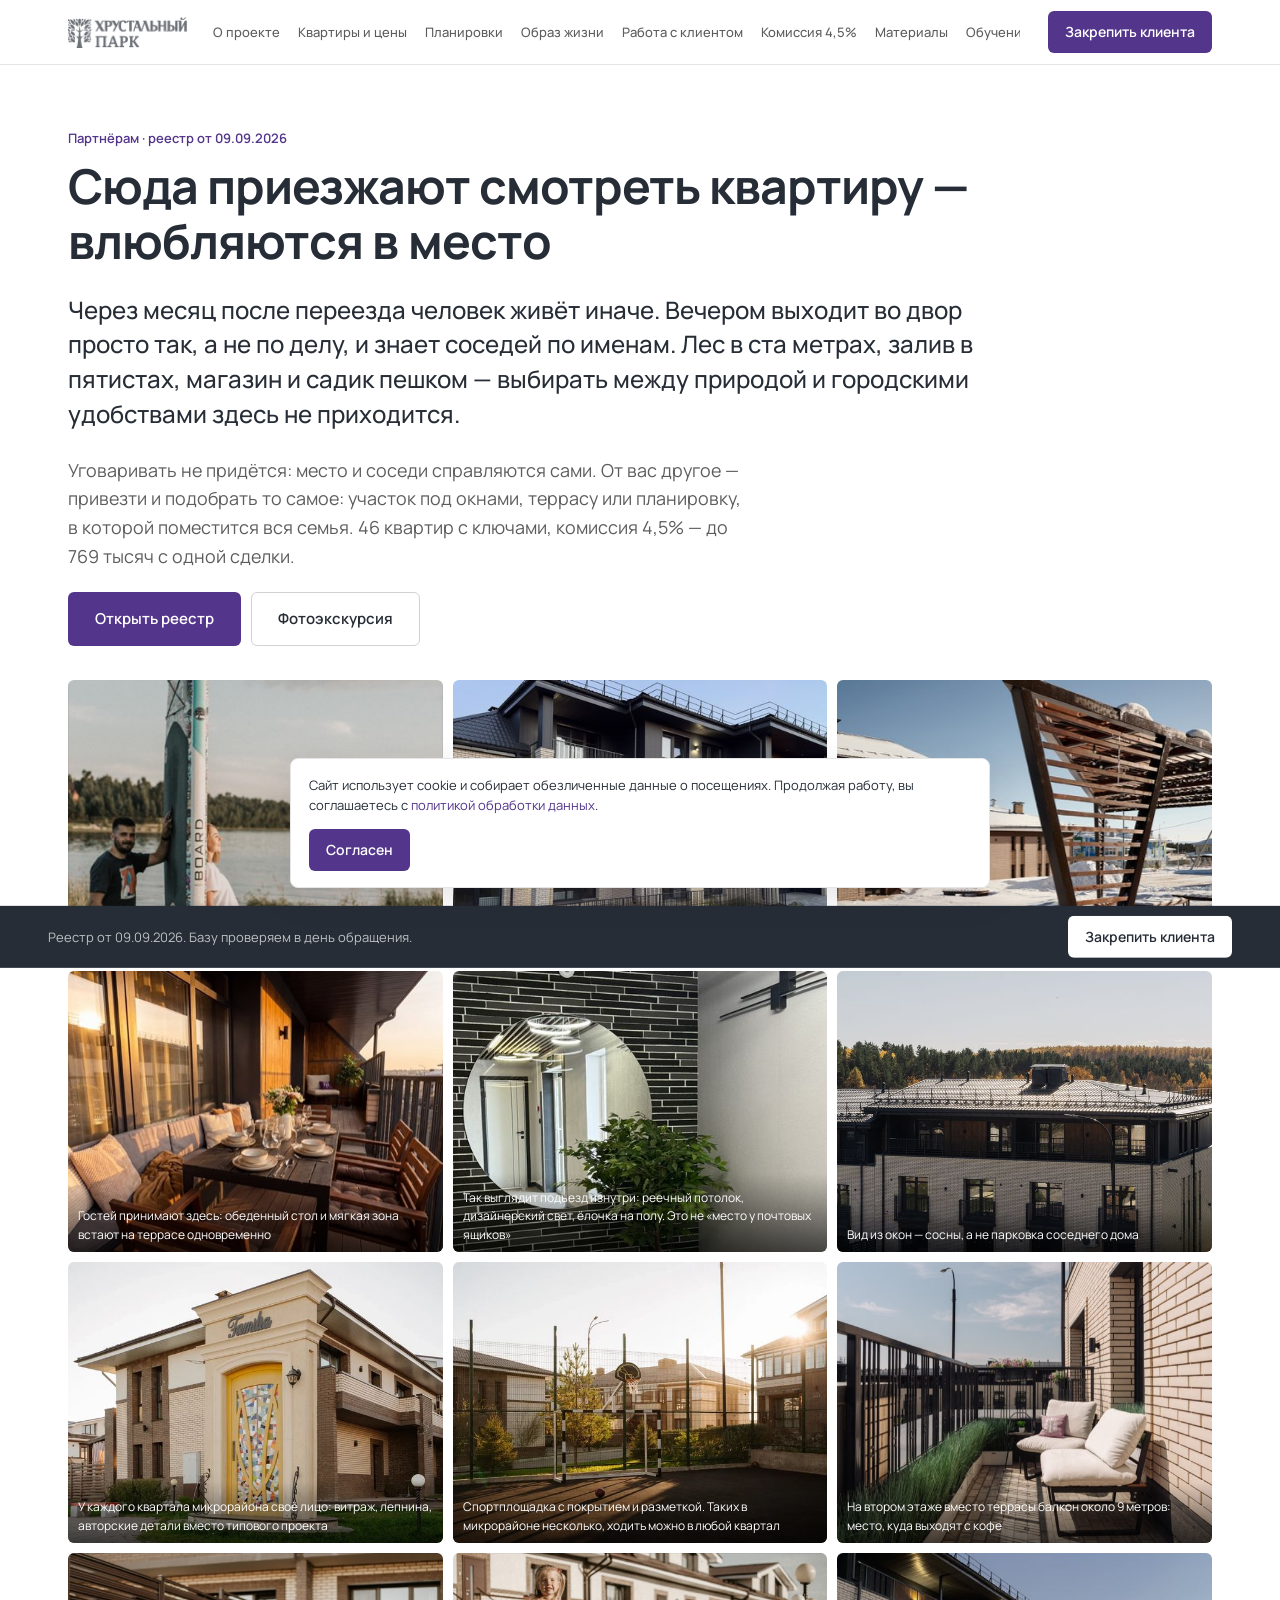
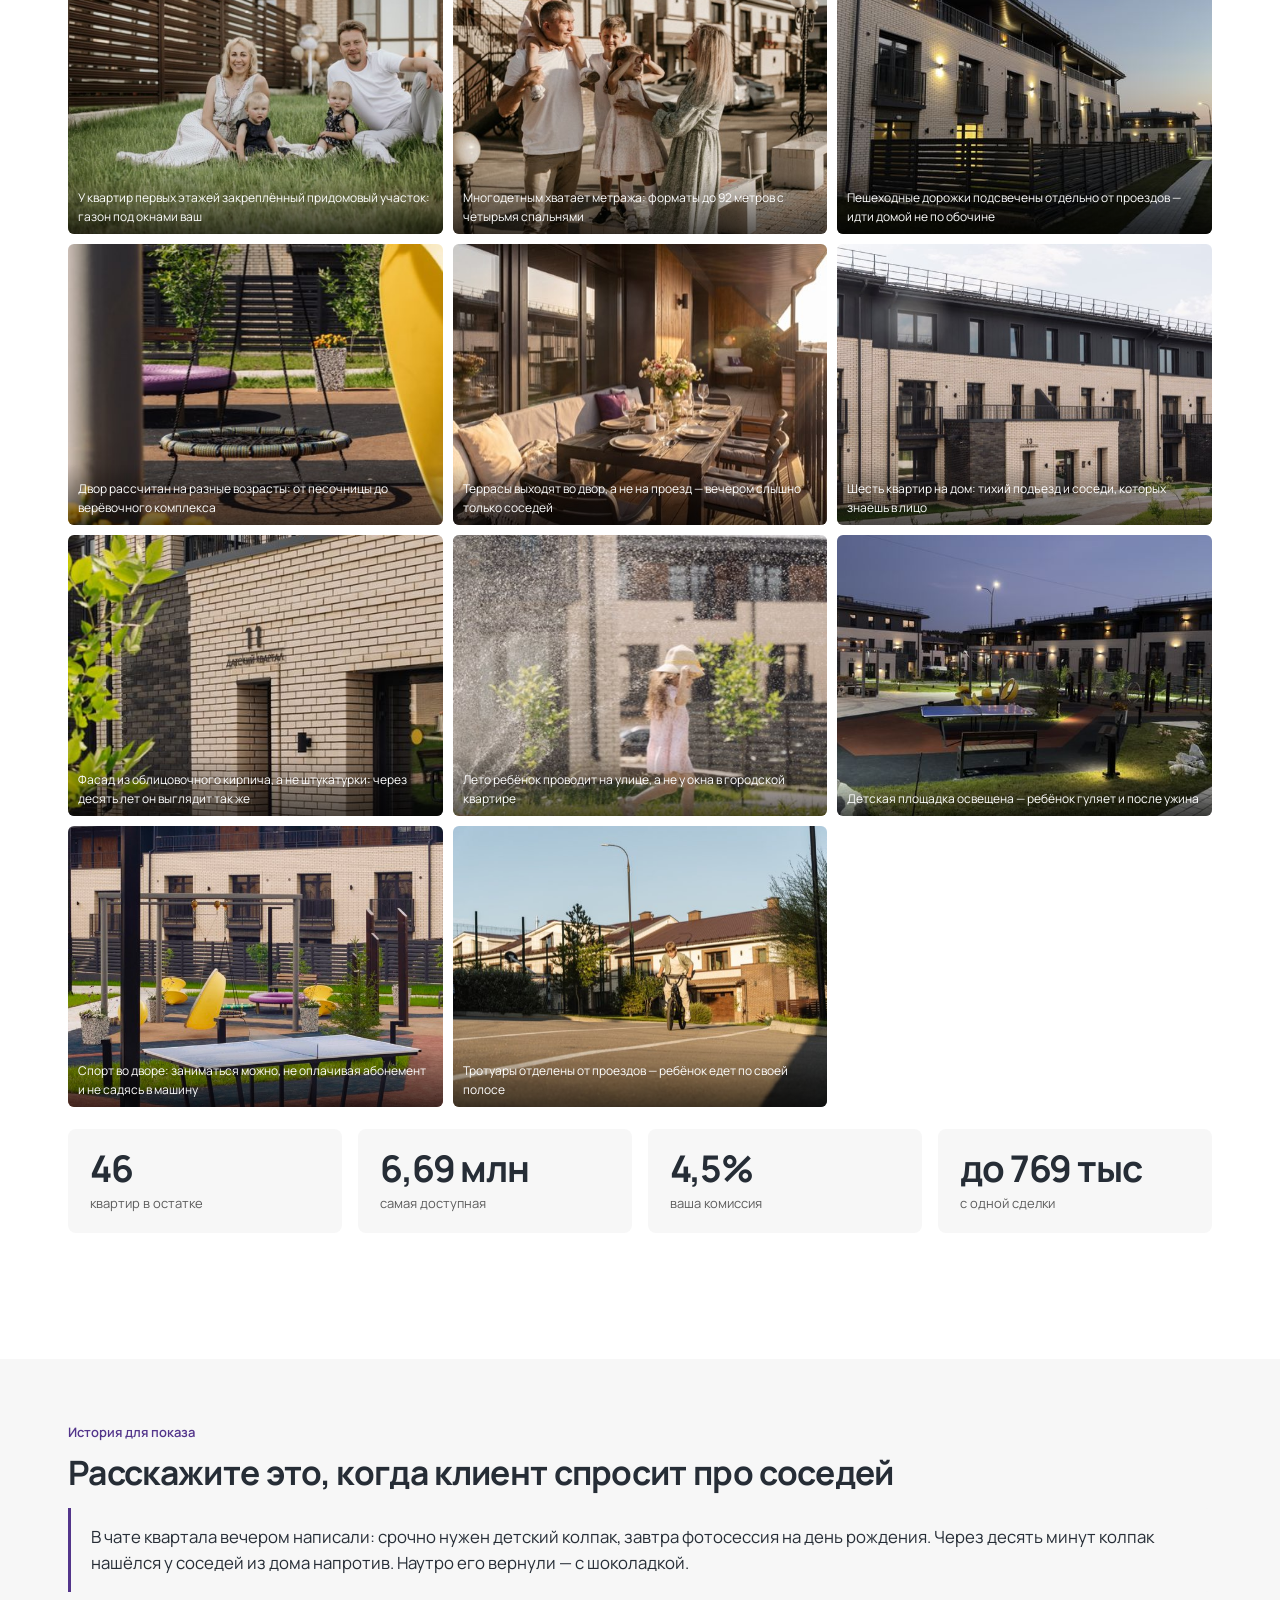
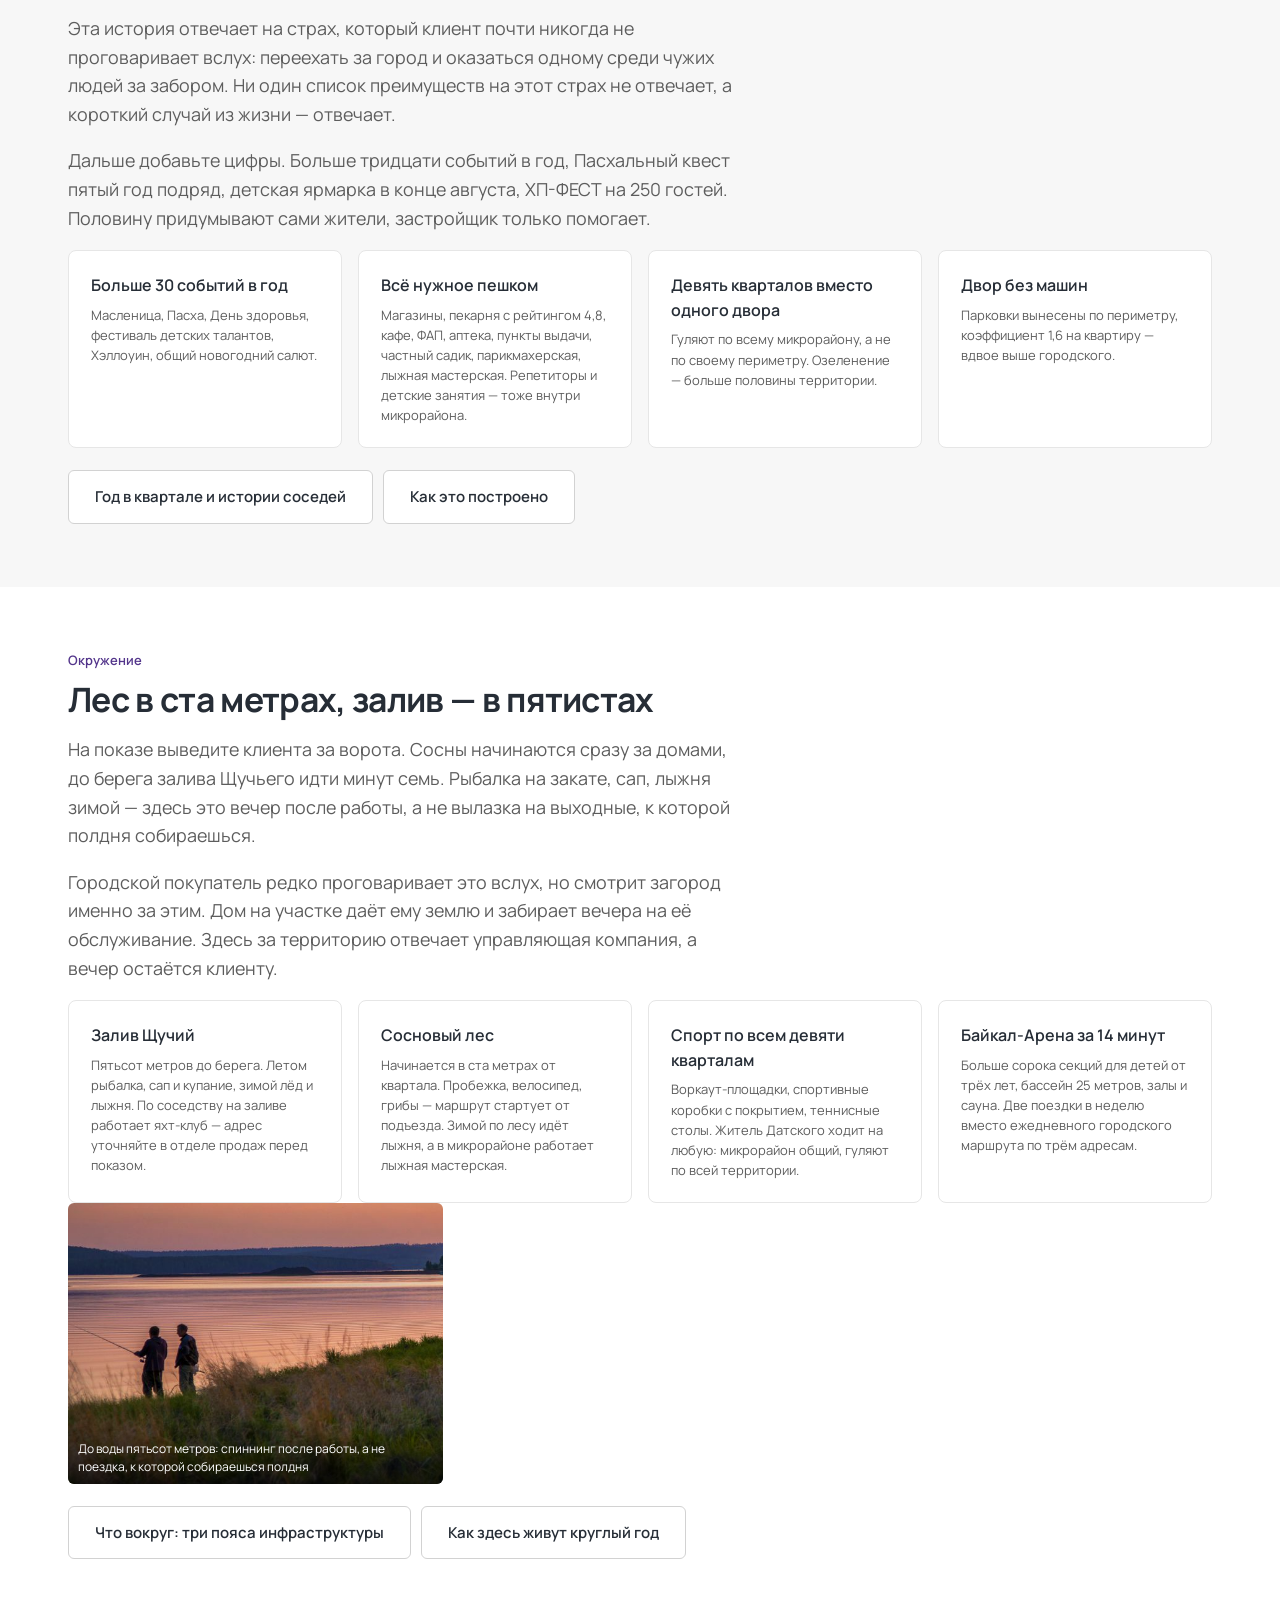
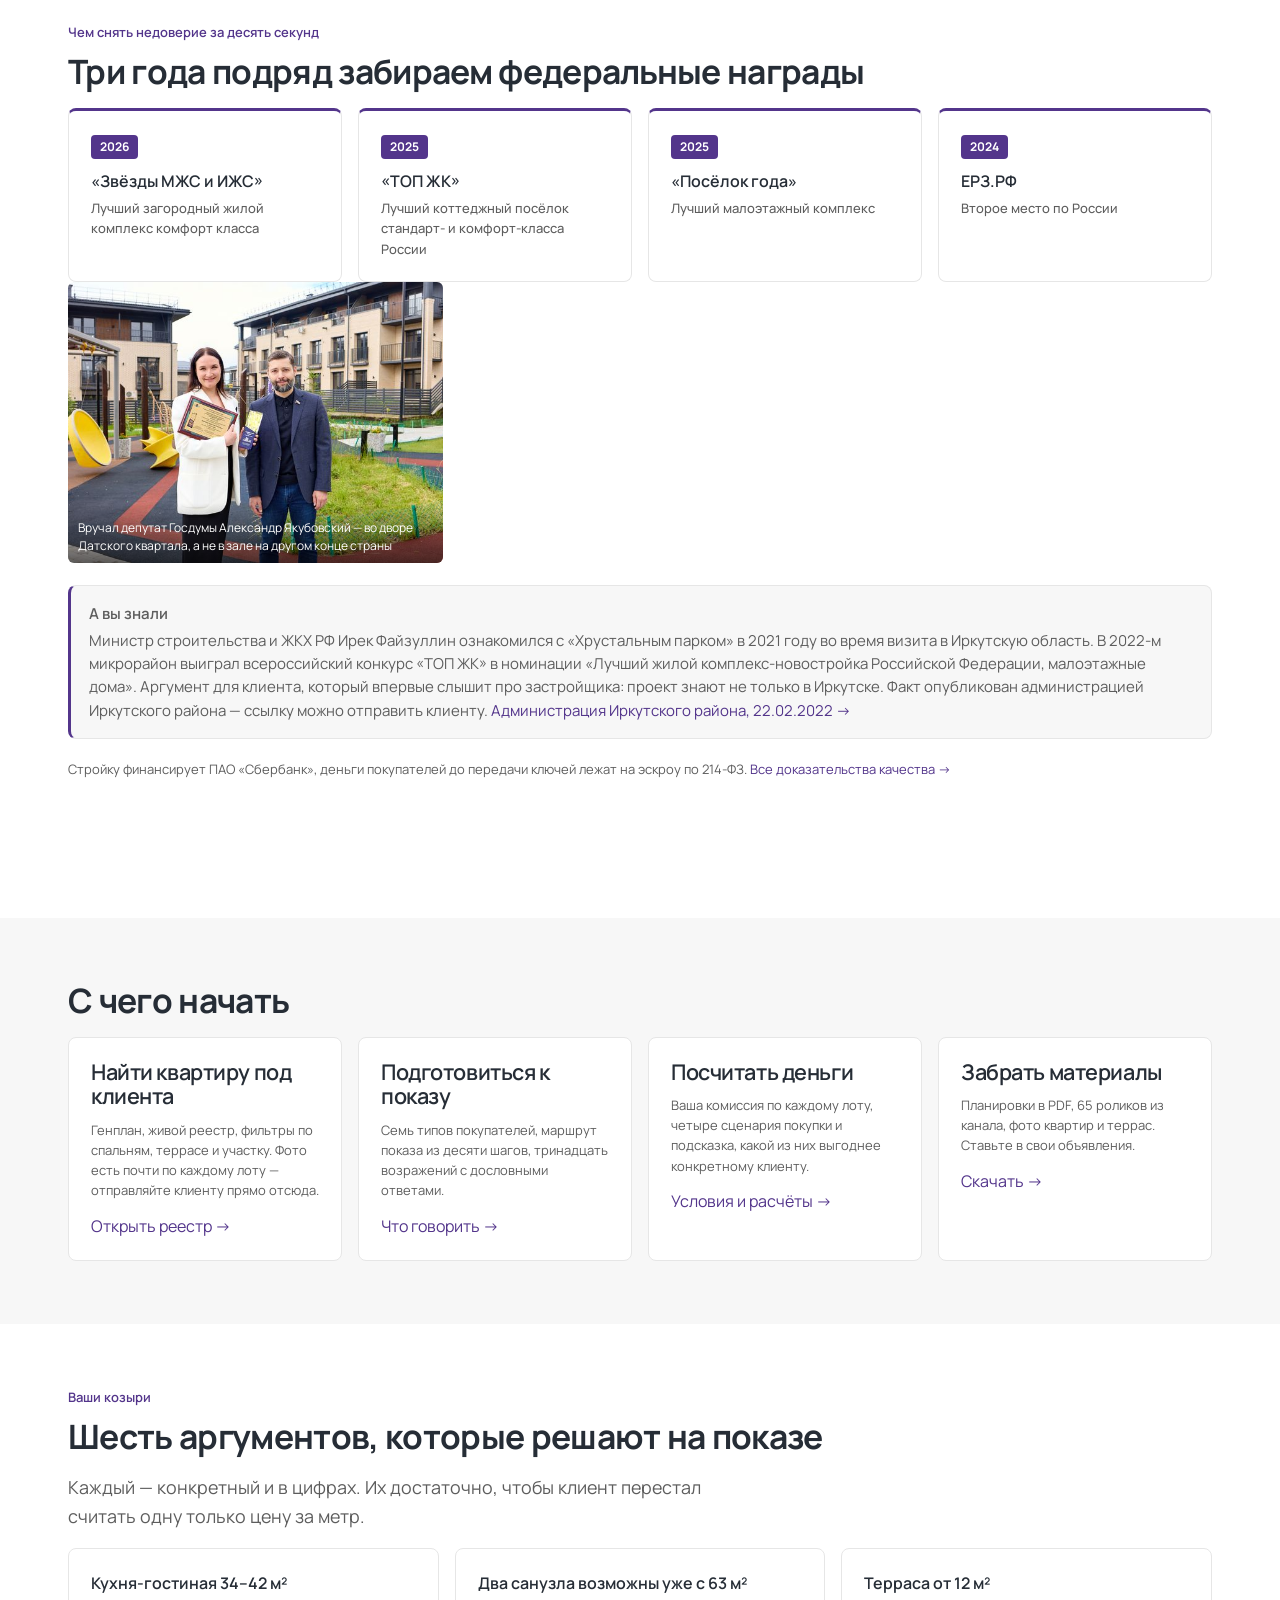
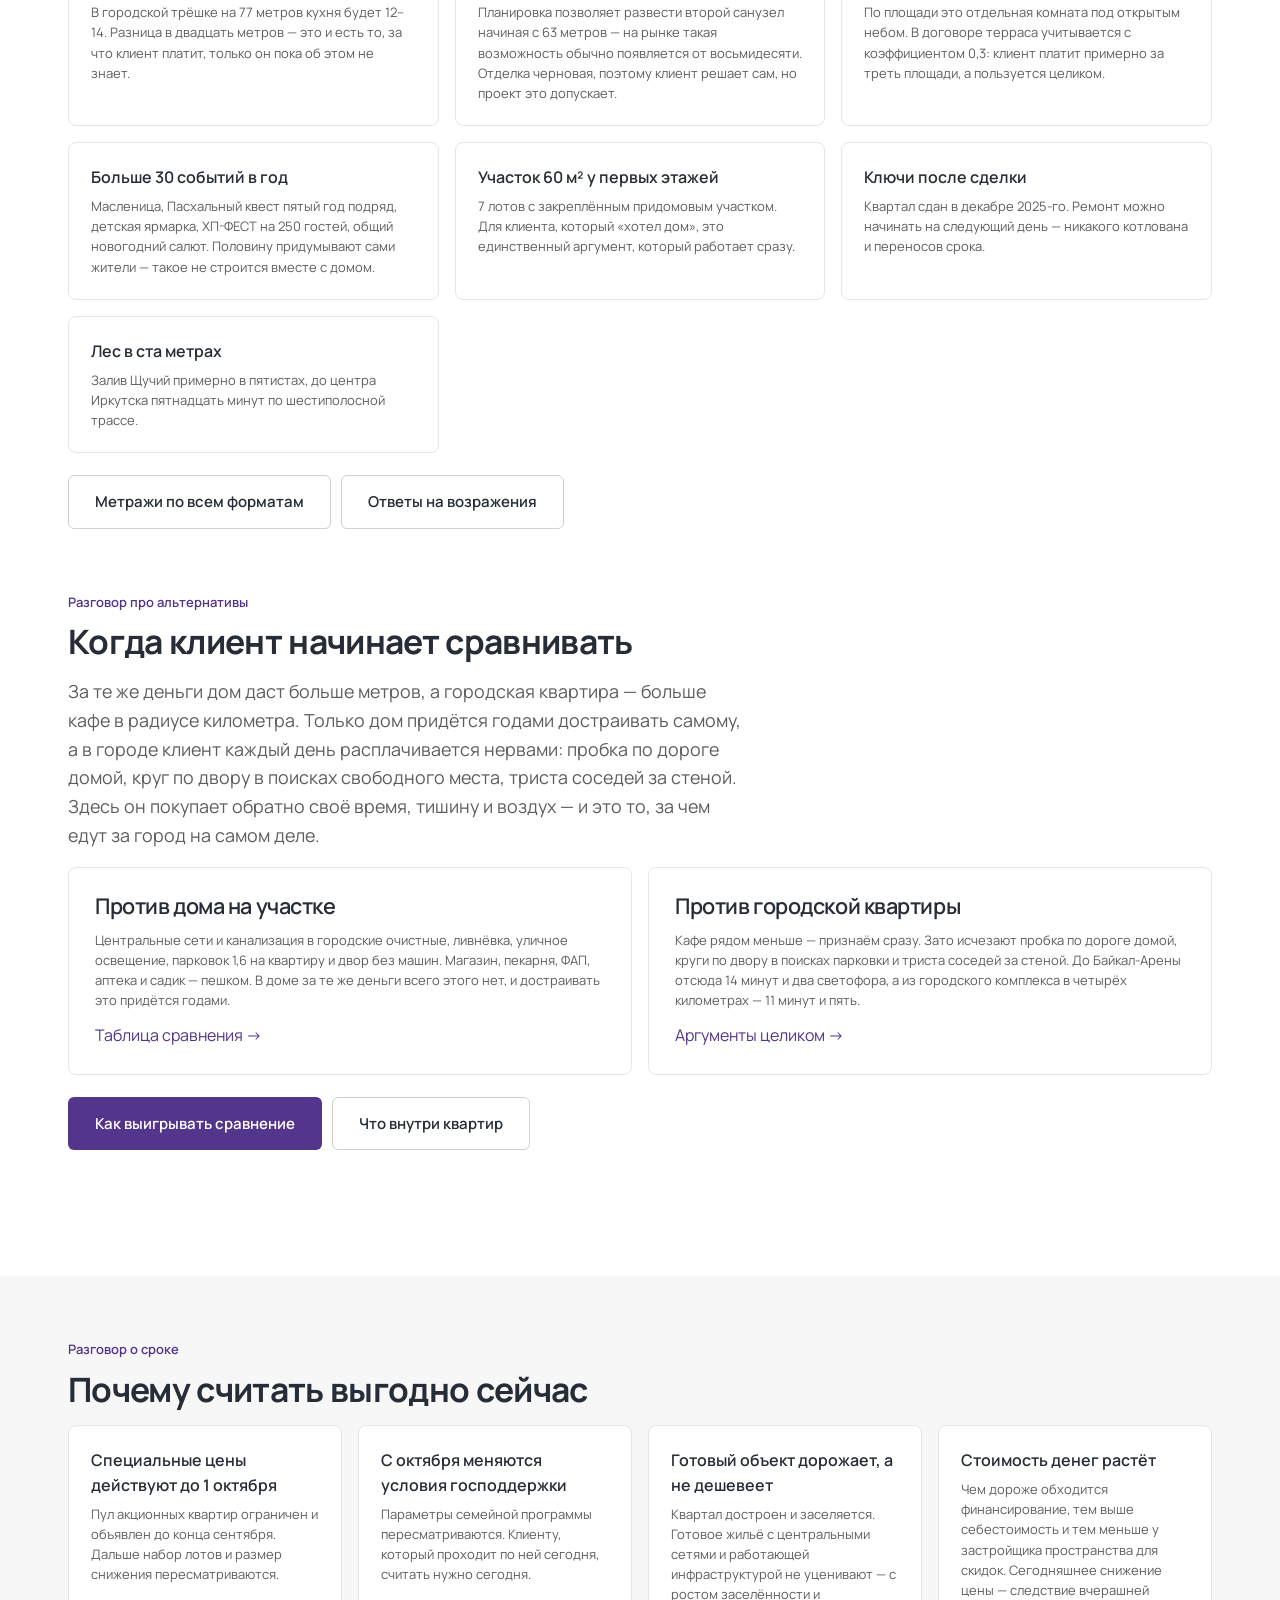
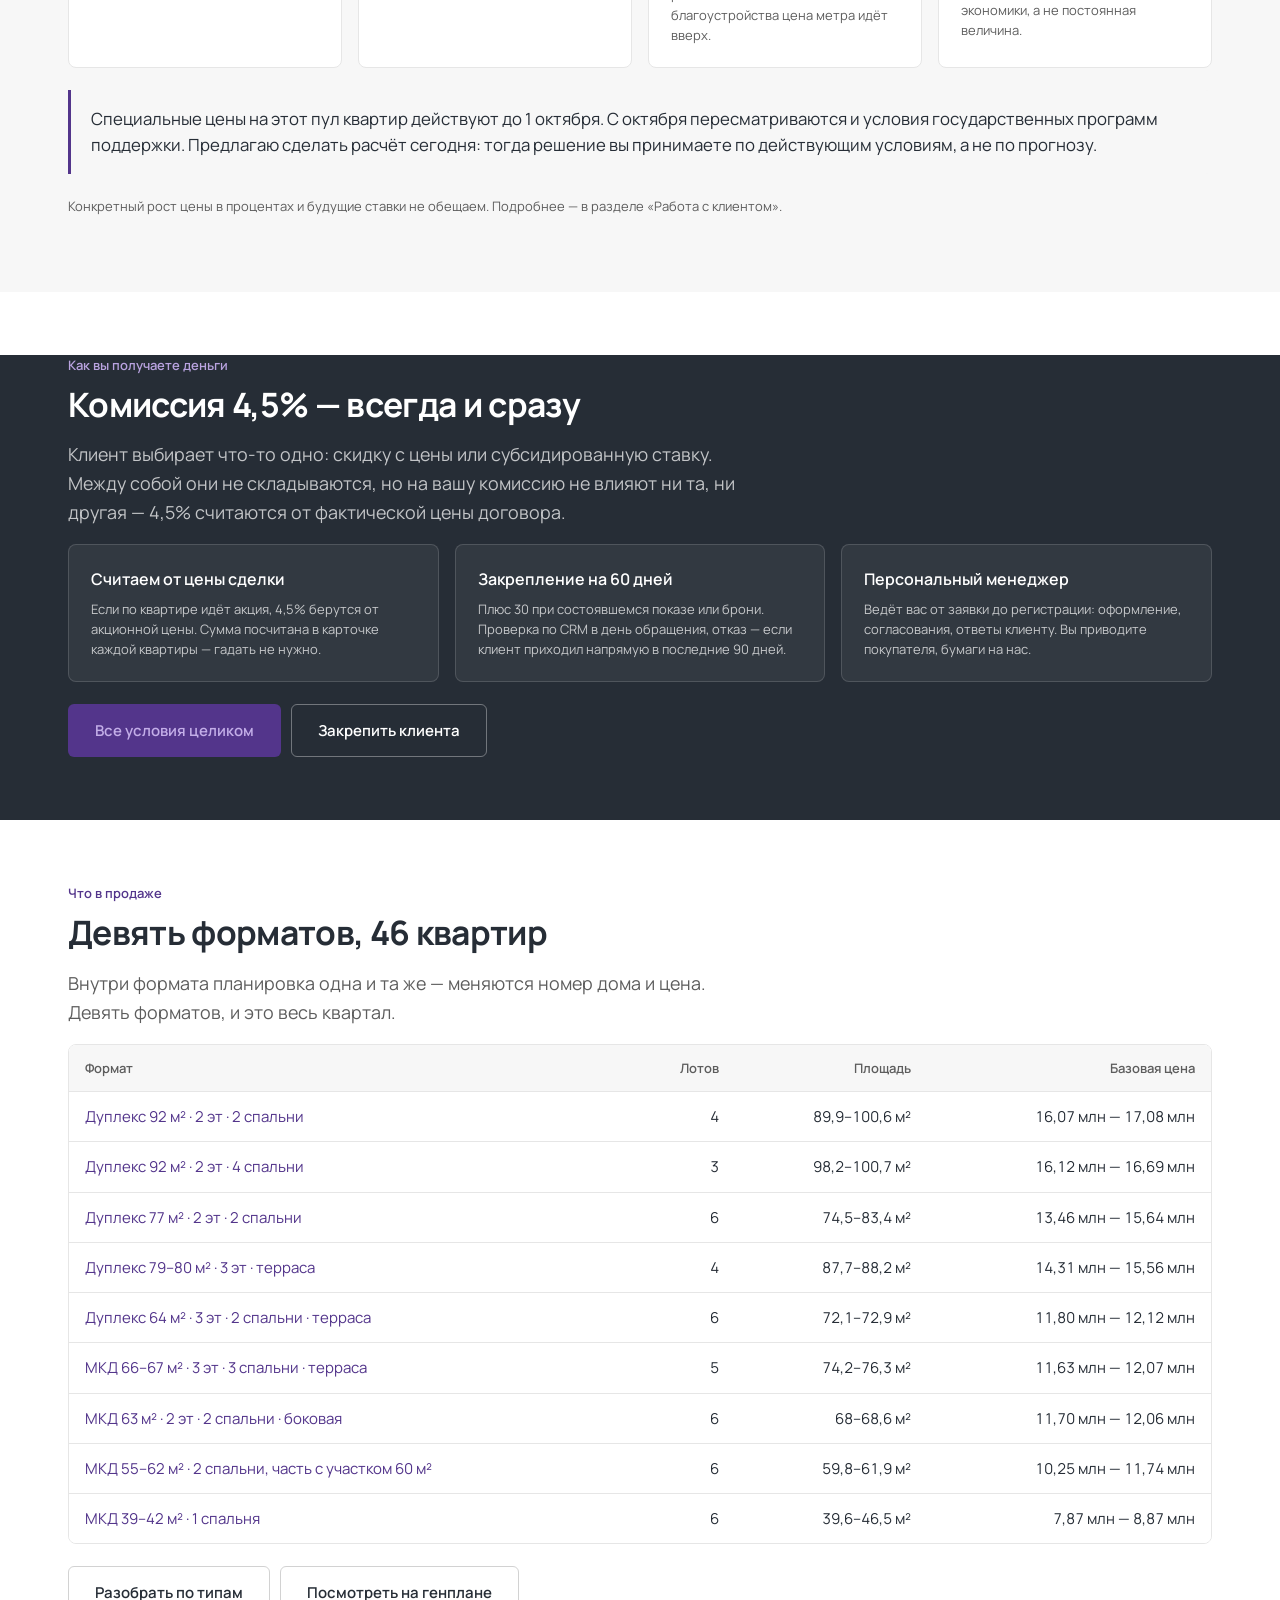
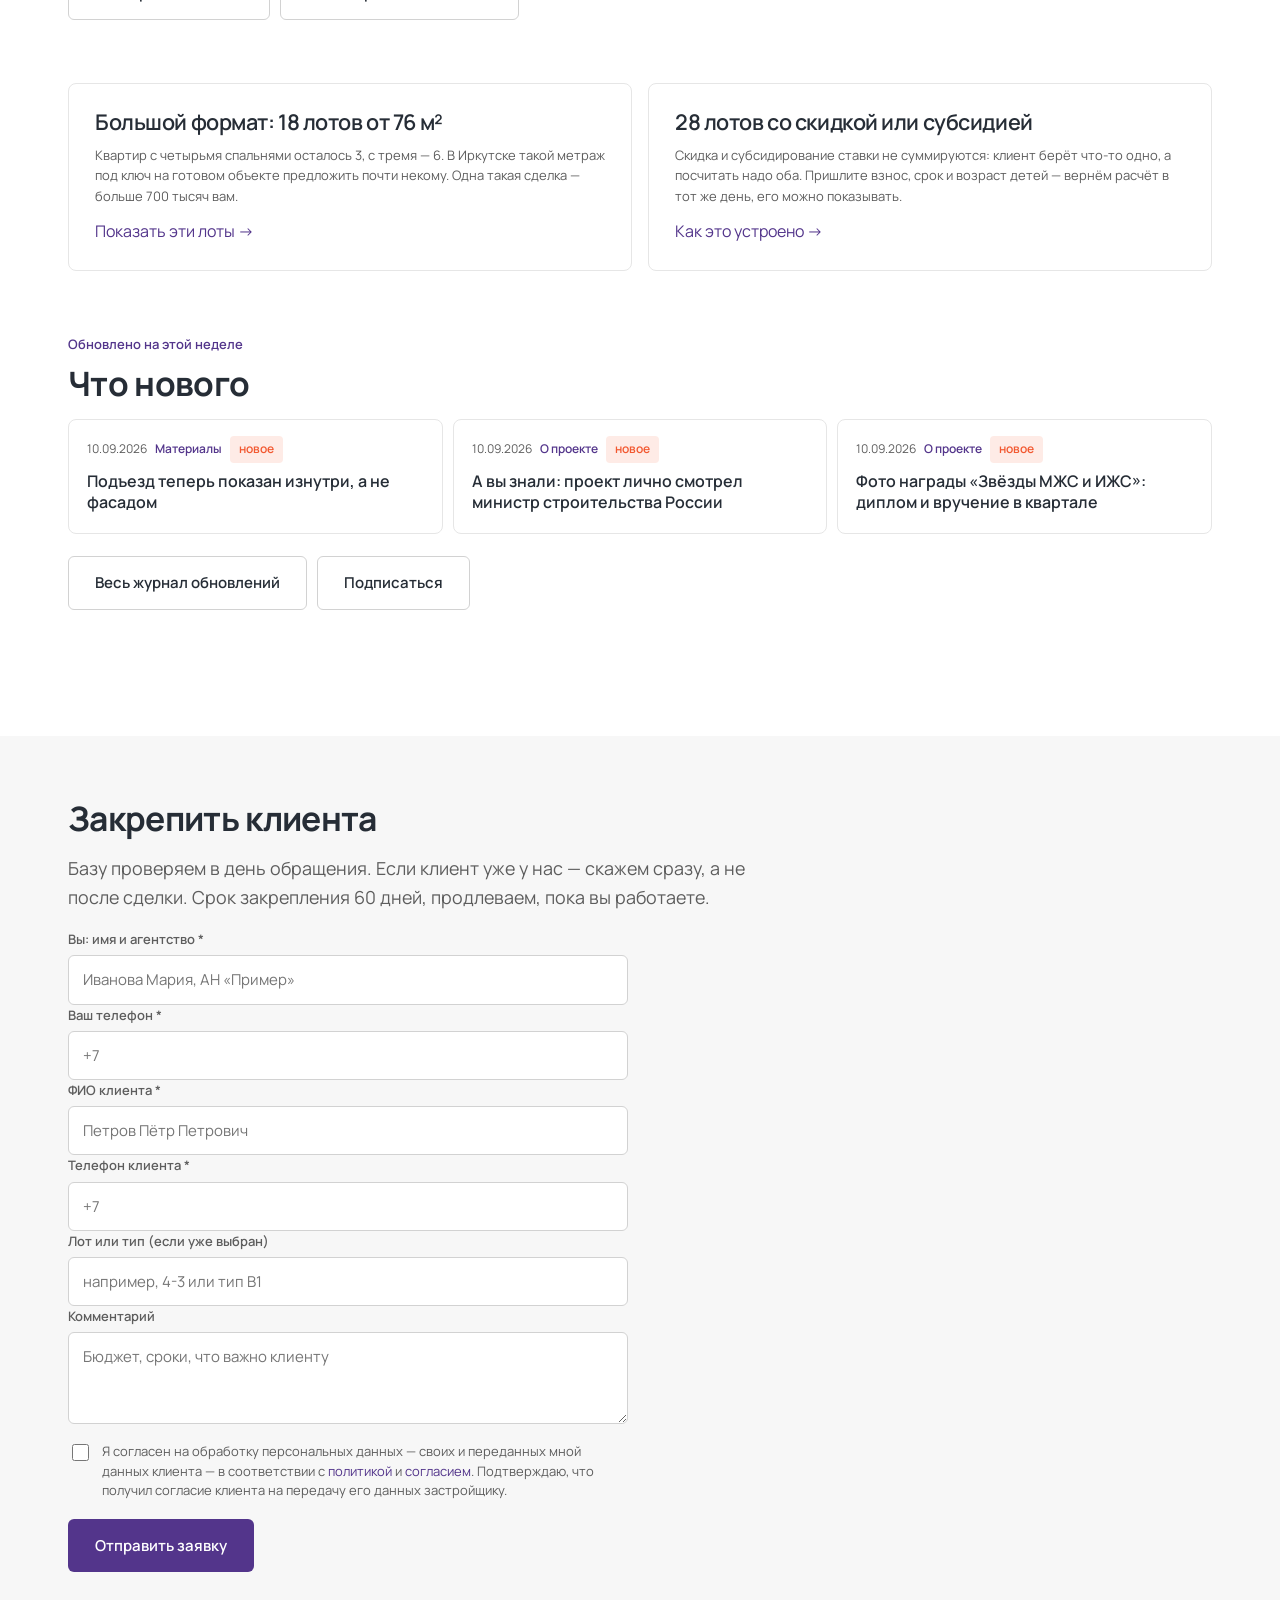
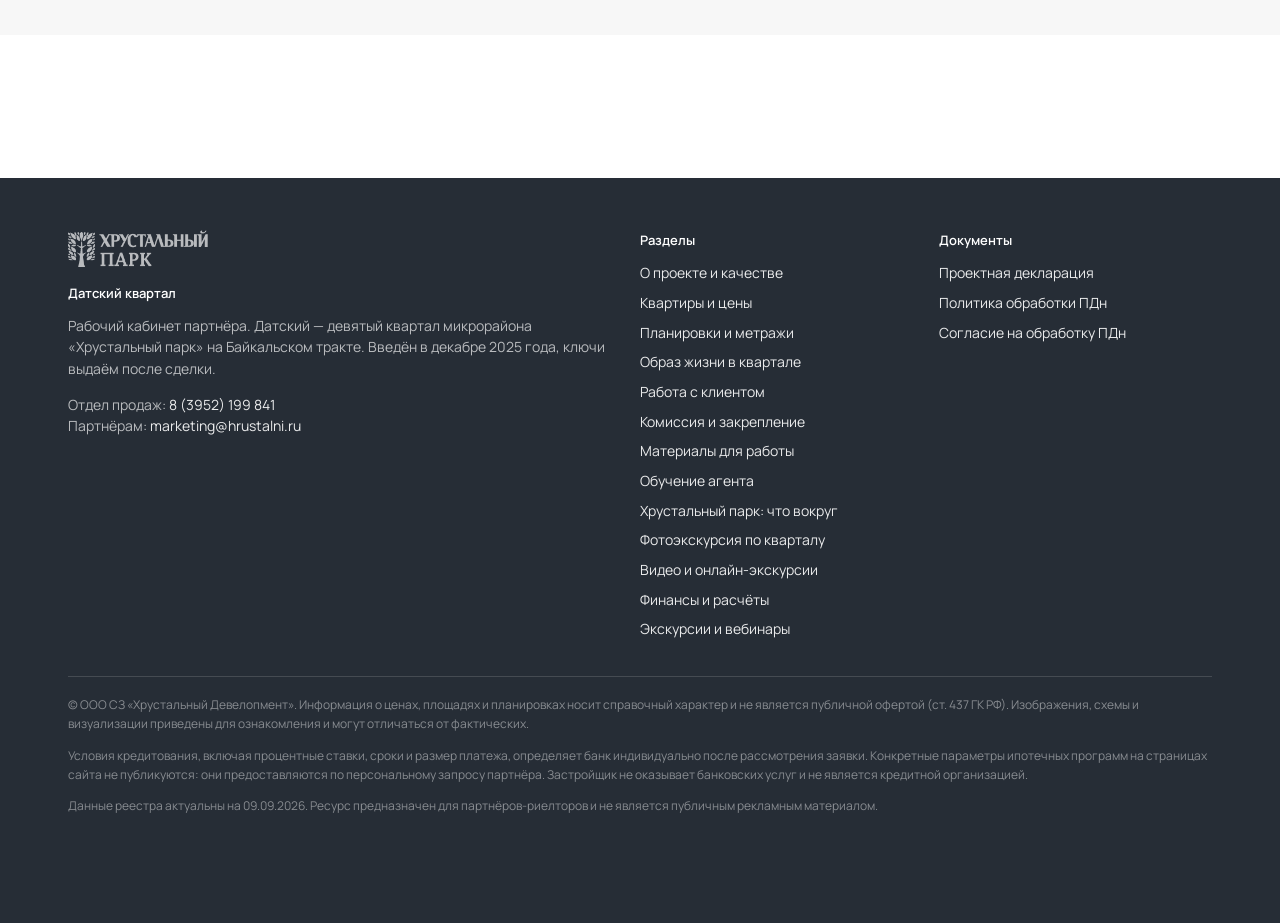
<file: index.html>
<!doctype html>
<html lang="ru">
<head>
<meta charset="utf-8">
<meta name="viewport" content="width=device-width, initial-scale=1">
<title>Датский квартал — партнёрский сайт для риелторов</title>
<meta name="description" content="Рабочий инструмент агента: актуальный реестр 40 лотов, интерактивный генплан, планировки, условия 4,5%, расчёты и материалы для объявлений.">
<meta name="robots" content="noindex, nofollow">
<meta name="theme-color" content="#FFFFFF">
<meta property="og:title" content="Датский квартал — партнёрский сайт для риелторов">
<meta property="og:description" content="Реестр, генплан, планировки, условия и материалы — всё для работы с клиентом в одном месте.">
<meta property="og:type" content="website">
<link rel="icon" href="data:image/svg+xml,%3Csvg xmlns='http://www.w3.org/2000/svg' viewBox='0 0 32 32'%3E%3Crect width='32' height='32' fill='%2352358B'/%3E%3Ctext x='16' y='23' font-family='Georgia,serif' font-size='19' fill='%23F5F0EA' text-anchor='middle'%3E%D0%94%3C/text%3E%3C/svg%3E">
<link rel="preconnect" href="https://fonts.googleapis.com">
<link rel="preconnect" href="https://fonts.gstatic.com" crossorigin>
<link rel="stylesheet" href="https://fonts.googleapis.com/css2?family=Manrope:wght@400;500;600;700&subset=latin,cyrillic&display=swap">
<link rel="stylesheet" href="assets/css/app.css?v=25">
</head>
<body>
<a class="skip" href="#app">К содержанию</a>

<header class="hdr">
  <div class="wrap hdr__in">
    <a class="logo" href="#/">
      <img class="logo__img" src="assets/img/logo.png" alt="Хрустальный парк" width="121" height="31">
      <span class="logo__t"><b>Датский квартал</b><span>партнёрам</span></span>
    </a>
    <nav class="nav" id="nav" aria-label="Основная навигация"></nav>
    <a class="btn btn--sm hdr__cta" href="#/terms?form=zakreplenie">Закрепить клиента</a>
    <button class="burger" id="burger" aria-label="Меню" aria-expanded="false"><span></span></button>
  </div>
  <div class="drawer" id="drawer"><div class="wrap"></div></div>
</header>

<main id="app"><div class="loading">Загружаем данные…</div></main>

<div class="sticky-cta" id="stickyCta">
  <p>Реестр от <span data-obnovleno>—</span>. Базу проверяем в день обращения.</p>
  <a class="btn btn--sm" href="#/terms?form=zakreplenie">Закрепить клиента</a>
</div>

<footer class="ftr">
  <div class="wrap">
    <div class="ftr__grid">
      <div>
        <img src="assets/img/logo-light.png" alt="Хрустальный парк" width="140" style="margin-bottom:16px">
        <h4>Датский квартал</h4>
        <p>Рабочий кабинет партнёра. Датский — девятый квартал микрорайона «Хрустальный парк» на Байкальском тракте. Введён в декабре 2025 года, ключи выдаём после сделки.</p>
        <p>Отдел продаж: <a href="tel:+73952199841">8 (3952) 199 841</a><br>
        Партнёрам: <a href="mailto:marketing@hrustalni.ru">marketing@hrustalni.ru</a></p>
      </div>
      <div>
        <h4>Разделы</h4>
        <ul id="ftrNav"></ul>
      </div>
      <div>
        <h4>Документы</h4>
        <ul>
          <li><a href="https://наш.дом.рф/сервисы/каталог-новостроек/застройщик/14173" target="_blank" rel="noopener">Проектная декларация</a></li>
          <li><a href="policy/">Политика обработки ПДн</a></li>
          <li><a href="agree/">Согласие на обработку ПДн</a></li>
        </ul>
      </div>
    </div>
    <div class="ftr__legal">
      <p>© ООО СЗ «Хрустальный Девелопмент». Информация о ценах, площадях и планировках носит справочный характер и не является публичной офертой (ст. 437 ГК РФ). Изображения, схемы и визуализации приведены для ознакомления и могут отличаться от фактических.</p>
      <p>Условия кредитования, включая процентные ставки, сроки и размер платежа, определяет банк индивидуально после рассмотрения заявки. Конкретные параметры ипотечных программ на страницах сайта не публикуются: они предоставляются по персональному запросу партнёра. Застройщик не оказывает банковских услуг и не является кредитной организацией.</p>
      <p>Данные реестра актуальны на <span data-obnovleno>—</span>. Ресурс предназначен для партнёров-риелторов и не является публичным рекламным материалом.</p>
    </div>
  </div>
</footer>

<div class="cookie" id="cookie">
  <span>Сайт использует cookie и собирает обезличенные данные о посещениях. Продолжая работу, вы соглашаетесь с <a href="policy/">политикой обработки данных</a>.</span>
  <button class="btn btn--sm" id="cookieOk">Согласен</button>
</div>

<div class="modal" id="modal" role="dialog" aria-modal="true" aria-label="Карточка лота">
  <div class="modal__bg" data-close></div>
  <div class="modal__win" id="modalWin"></div>
</div>

<div class="lightbox" id="lightbox" role="dialog" aria-modal="true" aria-label="Фотография">
  <button class="lightbox__x" data-lb-close aria-label="Закрыть">×</button>
  <button class="lightbox__nav lightbox__nav--p" data-lb-prev aria-label="Предыдущая">‹</button>
  <img id="lbImg" alt="">
  <button class="lightbox__nav lightbox__nav--n" data-lb-next aria-label="Следующая">›</button>
  <div class="lightbox__cap" id="lbCap"></div>
</div>

<!-- TODO: счётчик Яндекс.Метрики для партнёрского поддомена не заведён.
     Основной сайт — 97996431, лендинг Датского — 96038525. Нужен отдельный номер. -->

<script src="assets/js/app.js?v=14"></script>
<script src="assets/js/views.js?v=48"></script>
<script>DK.start();</script>
</body>
</html>
</file>
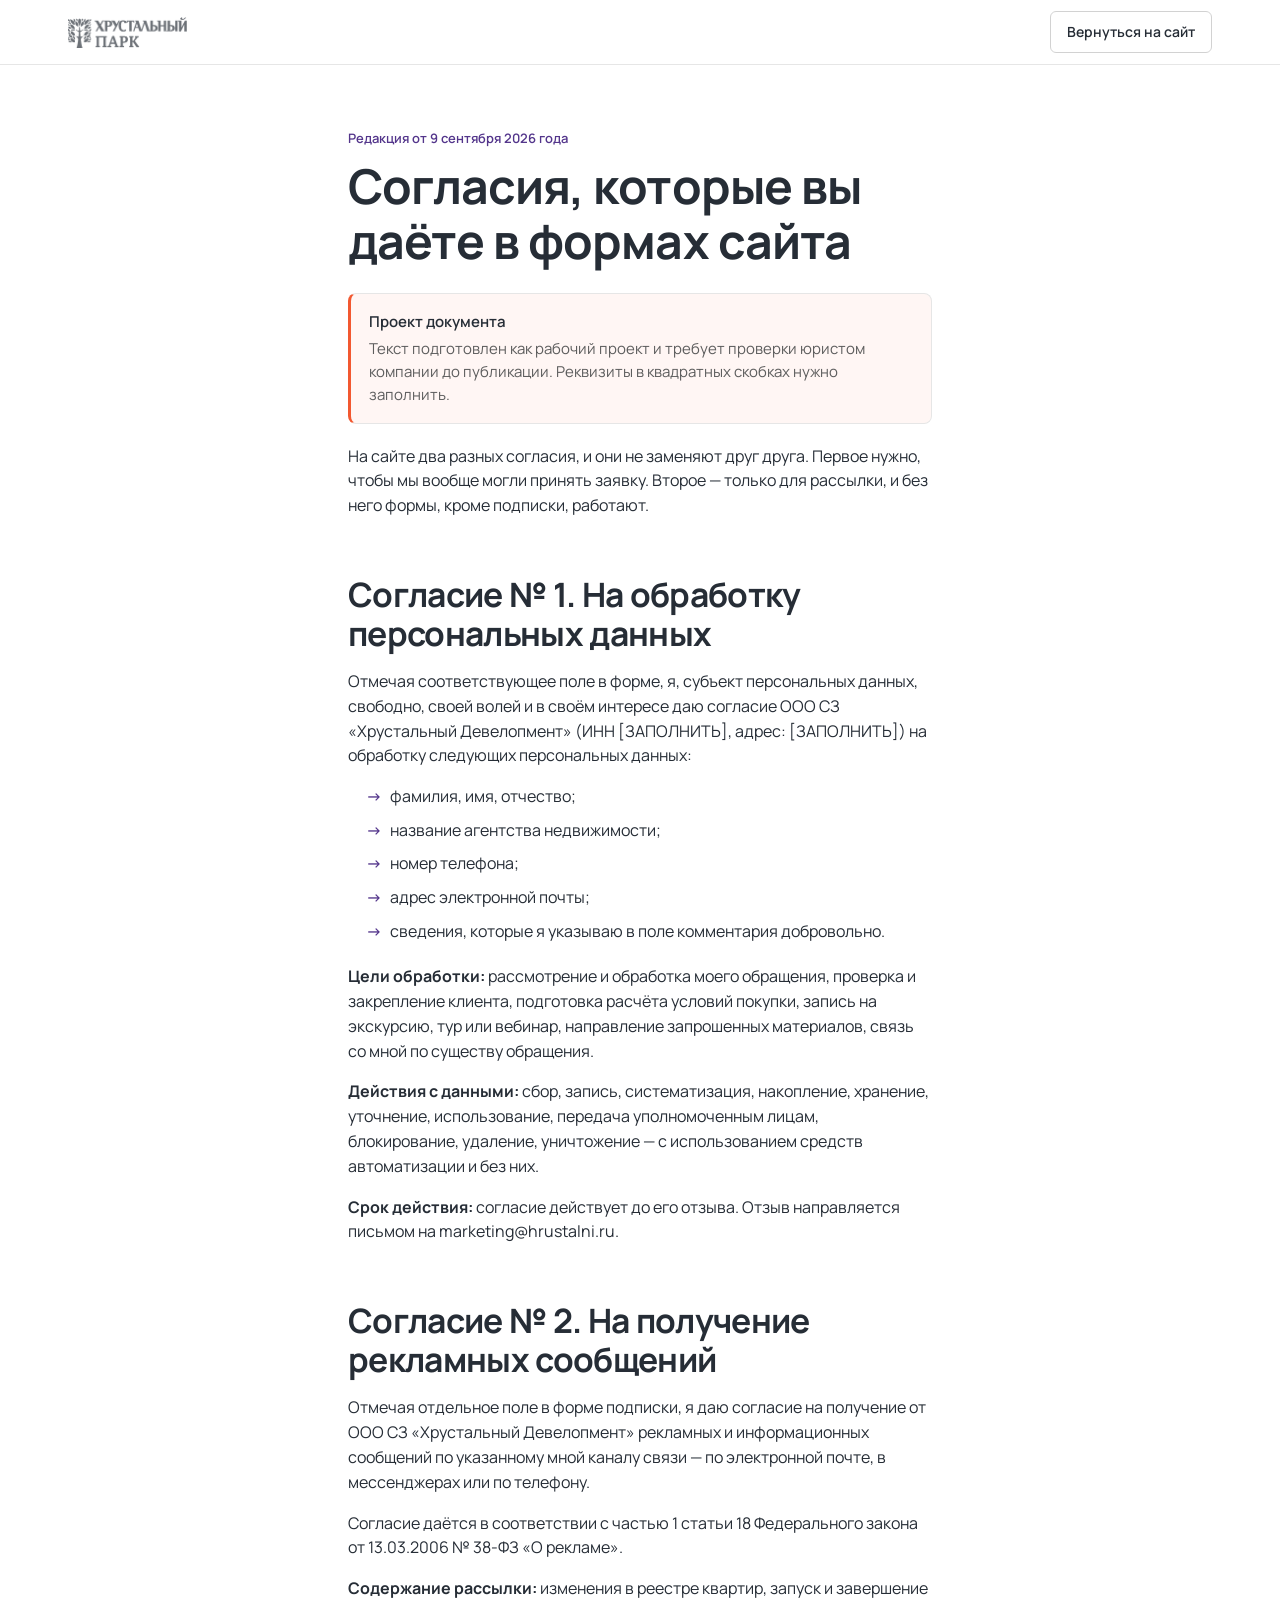
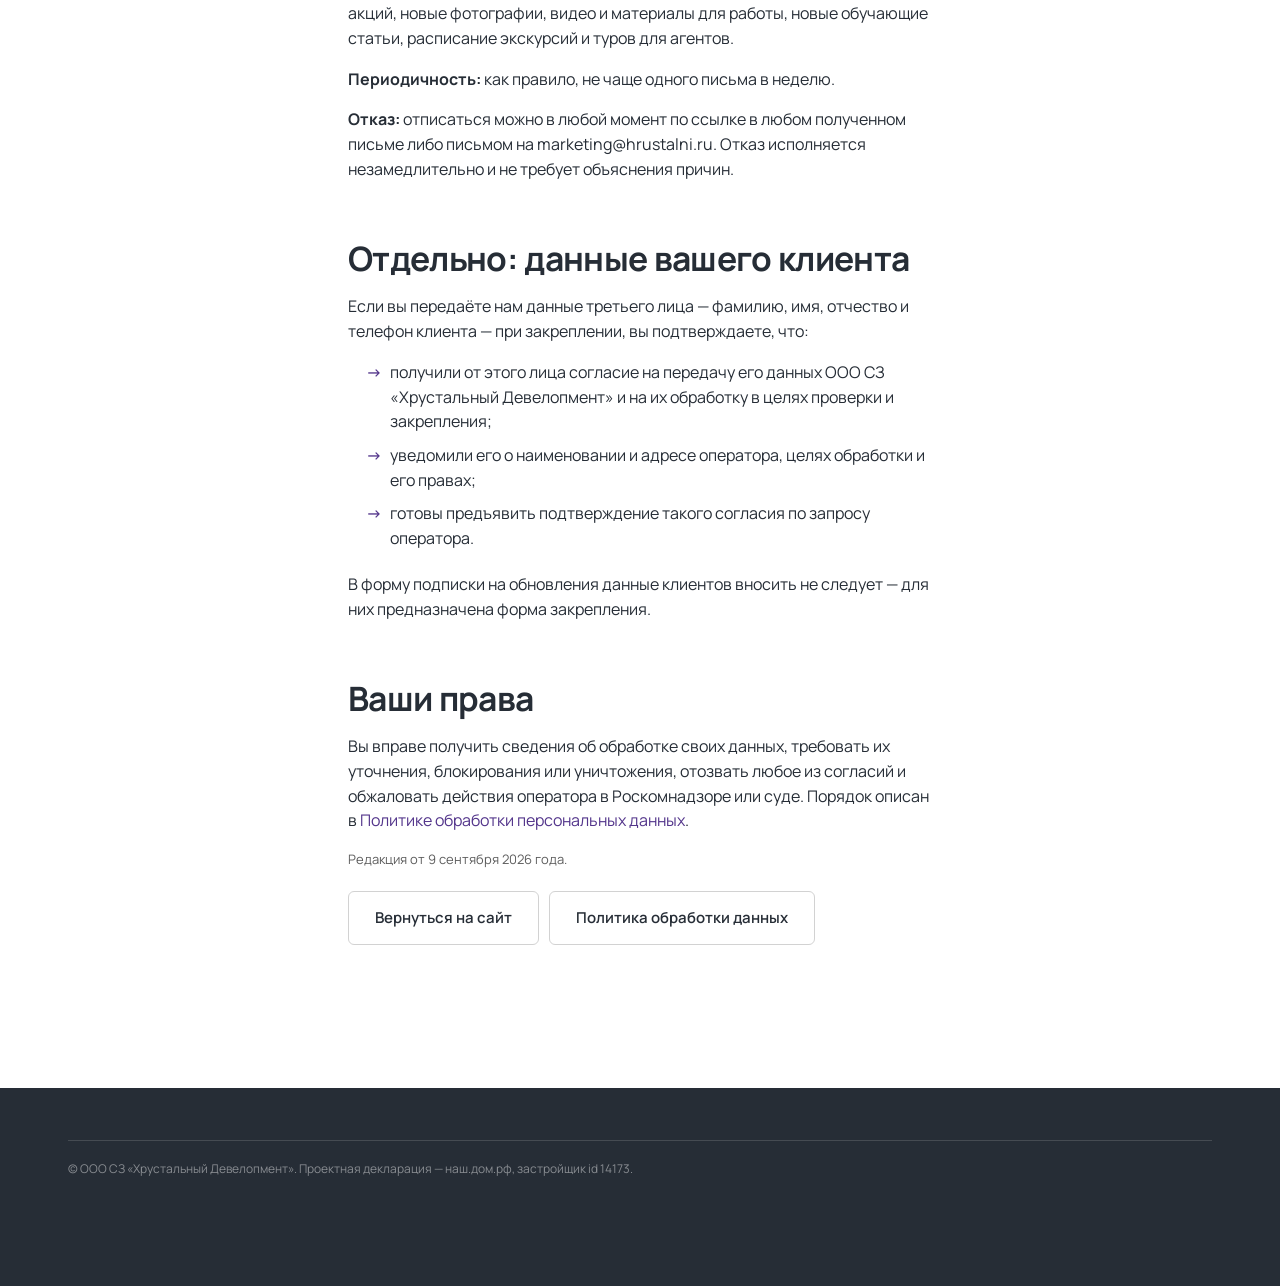
<file: agree/index.html>
<!doctype html>
<html lang="ru">
<head>
<meta charset="utf-8">
<meta name="viewport" content="width=device-width, initial-scale=1">
<title>Согласие на обработку персональных данных — Датский квартал</title>
<meta name="robots" content="noindex, nofollow">
<link rel="preconnect" href="https://fonts.googleapis.com">
<link rel="preconnect" href="https://fonts.gstatic.com" crossorigin>
<link rel="stylesheet" href="https://fonts.googleapis.com/css2?family=Manrope:wght@400;500;600;700&subset=latin,cyrillic&display=swap">
<link rel="stylesheet" href="../assets/css/app.css?v=22">
</head>
<body>
<header class="hdr"><div class="wrap hdr__in">
  <a class="logo" href="../"><img class="logo__img" src="../assets/img/logo.png" alt="Хрустальный парк" width="121" height="31"></a>
  <a class="btn btn--sm btn--ghost" style="margin-left:auto" href="../">Вернуться на сайт</a>
</div></header>

<main><section class="section"><div class="wrap wrap--narrow article">
<p class="eyebrow">Редакция от 9 сентября 2026 года</p>
<h1>Согласия, которые вы даёте в формах сайта</h1>

<div class="note note--warn"><span class="note__t">Проект документа</span>
<p>Текст подготовлен как рабочий проект и требует проверки юристом компании до публикации. Реквизиты в квадратных скобках нужно заполнить.</p></div>

<p>На сайте два разных согласия, и они не заменяют друг друга. Первое нужно, чтобы мы вообще могли принять заявку. Второе — только для рассылки, и без него формы, кроме подписки, работают.</p>

<h2>Согласие № 1. На обработку персональных данных</h2>
<p>Отмечая соответствующее поле в форме, я, субъект персональных данных, свободно, своей волей и в своём интересе даю согласие ООО СЗ «Хрустальный Девелопмент» (ИНН [ЗАПОЛНИТЬ], адрес: [ЗАПОЛНИТЬ]) на обработку следующих персональных данных:</p>
<ul class="list-a">
<li>фамилия, имя, отчество;</li>
<li>название агентства недвижимости;</li>
<li>номер телефона;</li>
<li>адрес электронной почты;</li>
<li>сведения, которые я указываю в поле комментария добровольно.</li>
</ul>
<p><b>Цели обработки:</b> рассмотрение и обработка моего обращения, проверка и закрепление клиента, подготовка расчёта условий покупки, запись на экскурсию, тур или вебинар, направление запрошенных материалов, связь со мной по существу обращения.</p>
<p><b>Действия с данными:</b> сбор, запись, систематизация, накопление, хранение, уточнение, использование, передача уполномоченным лицам, блокирование, удаление, уничтожение — с использованием средств автоматизации и без них.</p>
<p><b>Срок действия:</b> согласие действует до его отзыва. Отзыв направляется письмом на marketing@hrustalni.ru.</p>

<h2>Согласие № 2. На получение рекламных сообщений</h2>
<p>Отмечая отдельное поле в форме подписки, я даю согласие на получение от ООО СЗ «Хрустальный Девелопмент» рекламных и информационных сообщений по указанному мной каналу связи — по электронной почте, в мессенджерах или по телефону.</p>
<p>Согласие даётся в соответствии с частью 1 статьи 18 Федерального закона от 13.03.2006 № 38-ФЗ «О рекламе».</p>
<p><b>Содержание рассылки:</b> изменения в реестре квартир, запуск и завершение акций, новые фотографии, видео и материалы для работы, новые обучающие статьи, расписание экскурсий и туров для агентов.</p>
<p><b>Периодичность:</b> как правило, не чаще одного письма в неделю.</p>
<p><b>Отказ:</b> отписаться можно в любой момент по ссылке в любом полученном письме либо письмом на marketing@hrustalni.ru. Отказ исполняется незамедлительно и не требует объяснения причин.</p>

<h2>Отдельно: данные вашего клиента</h2>
<p>Если вы передаёте нам данные третьего лица — фамилию, имя, отчество и телефон клиента — при закреплении, вы подтверждаете, что:</p>
<ul class="list-a">
<li>получили от этого лица согласие на передачу его данных ООО СЗ «Хрустальный Девелопмент» и на их обработку в целях проверки и закрепления;</li>
<li>уведомили его о наименовании и адресе оператора, целях обработки и его правах;</li>
<li>готовы предъявить подтверждение такого согласия по запросу оператора.</li>
</ul>
<p>В форму подписки на обновления данные клиентов вносить не следует — для них предназначена форма закрепления.</p>

<h2>Ваши права</h2>
<p>Вы вправе получить сведения об обработке своих данных, требовать их уточнения, блокирования или уничтожения, отозвать любое из согласий и обжаловать действия оператора в Роскомнадзоре или суде. Порядок описан в <a href="../policy/">Политике обработки персональных данных</a>.</p>

<p class="small">Редакция от 9 сентября 2026 года.</p>

<div class="actions"><a class="btn btn--ghost" href="../">Вернуться на сайт</a><a class="btn btn--ghost" href="../policy/">Политика обработки данных</a></div>
</div></section></main>

<footer class="ftr"><div class="wrap"><div class="ftr__legal">
<p>© ООО СЗ «Хрустальный Девелопмент». Проектная декларация — наш.дом.рф, застройщик id 14173.</p>
</div></div></footer>
</body>
</html>
</file>
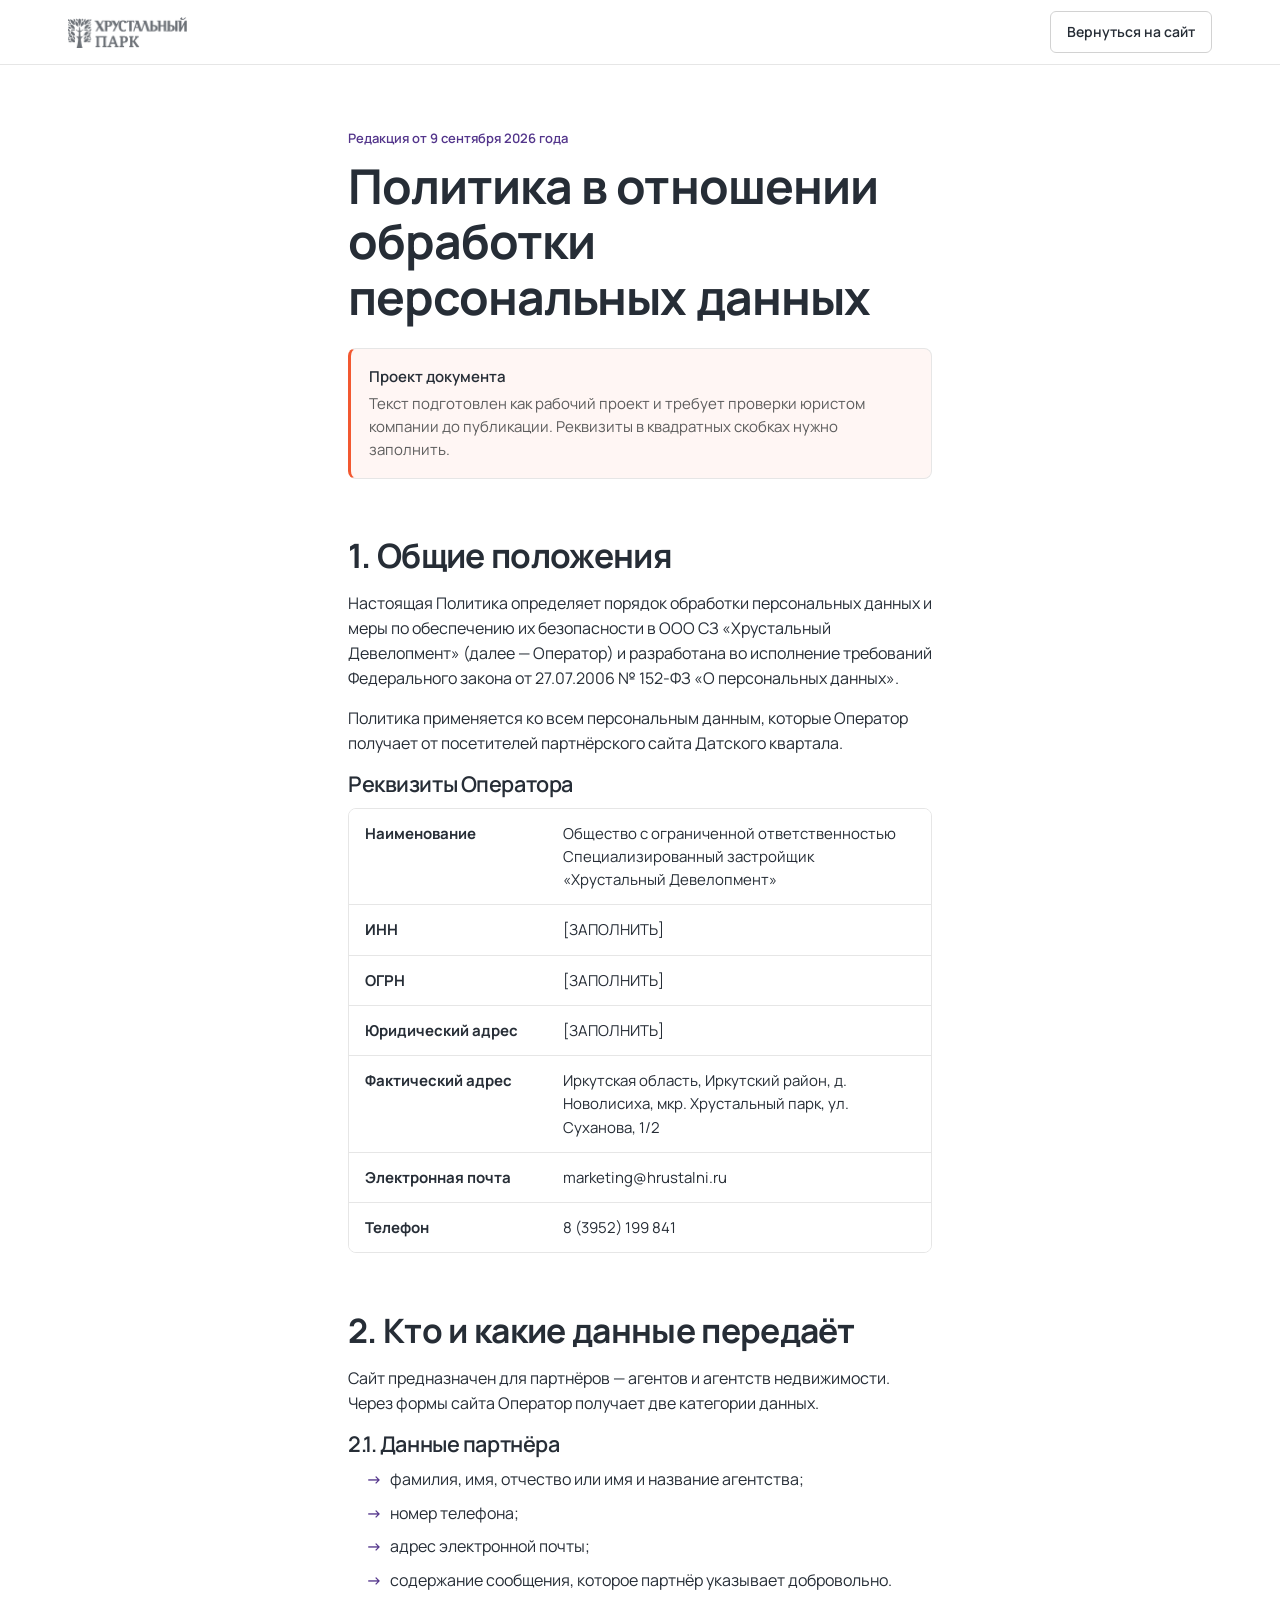
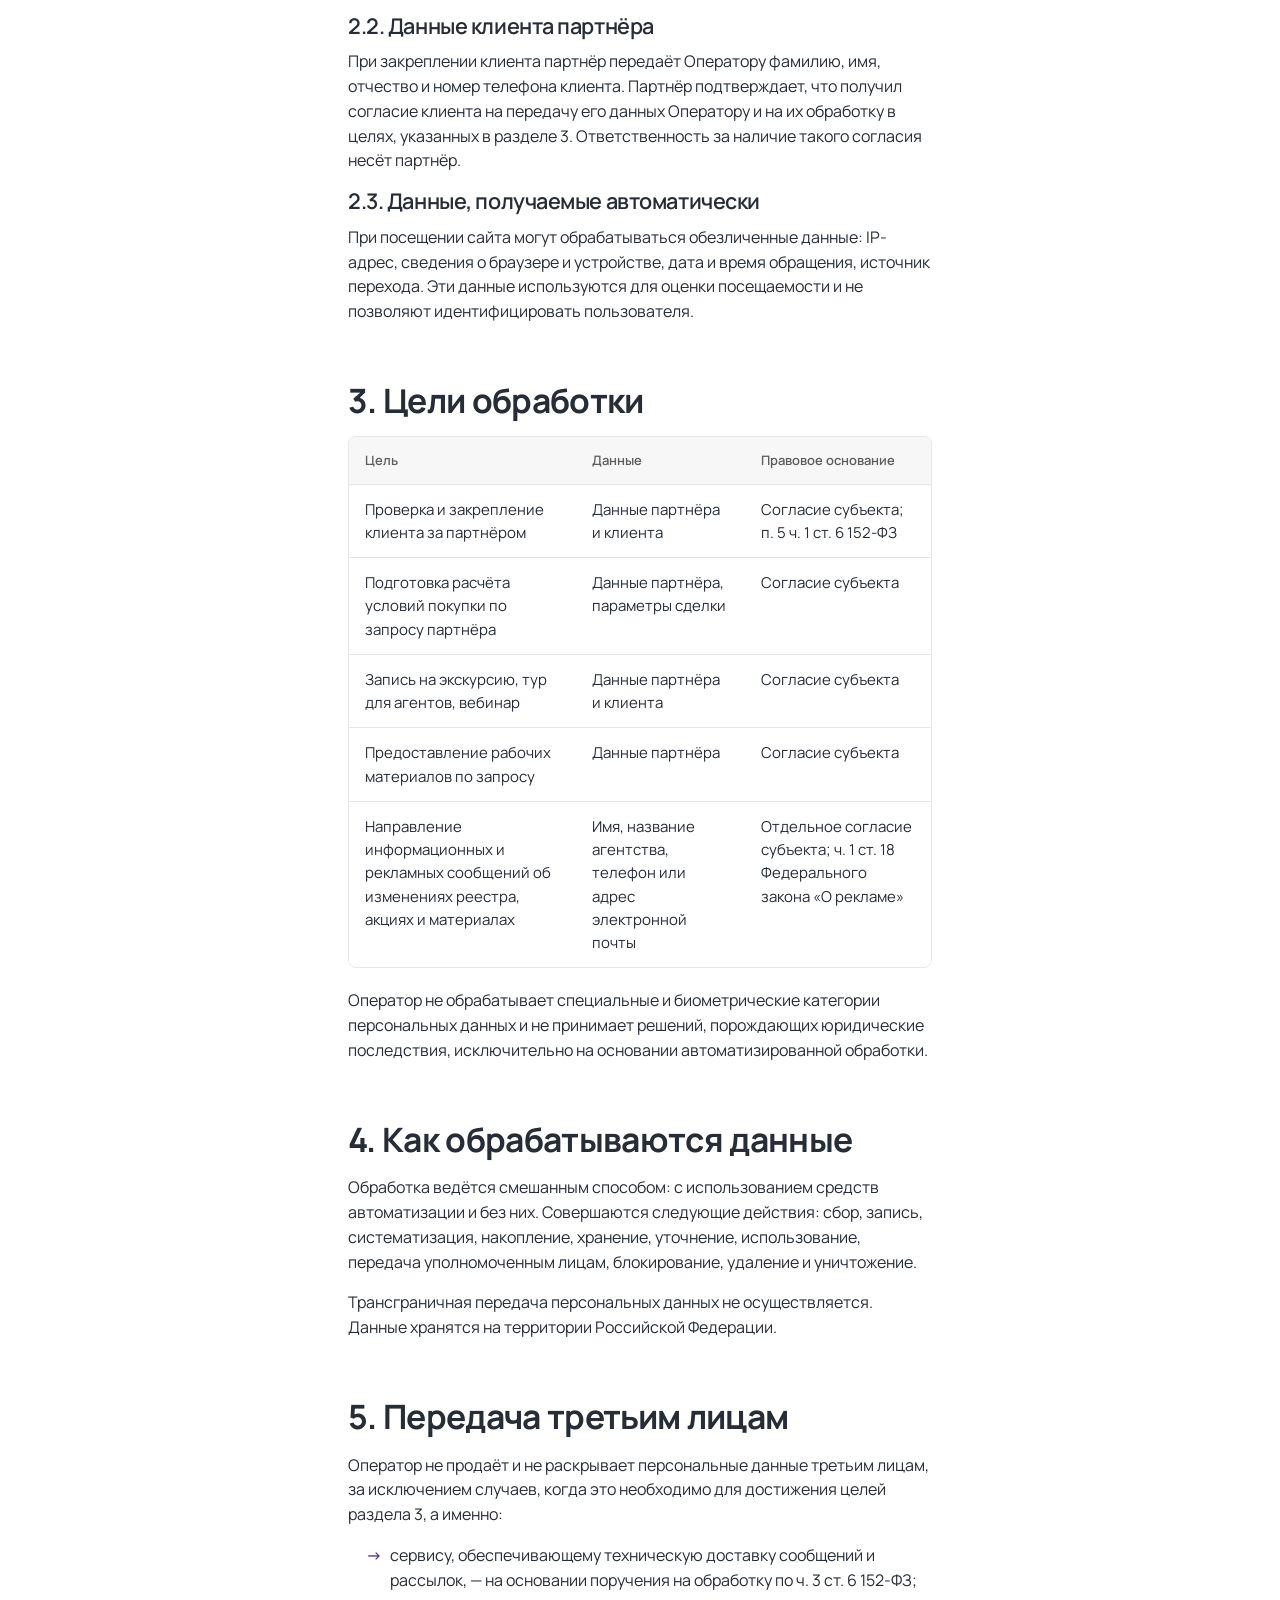
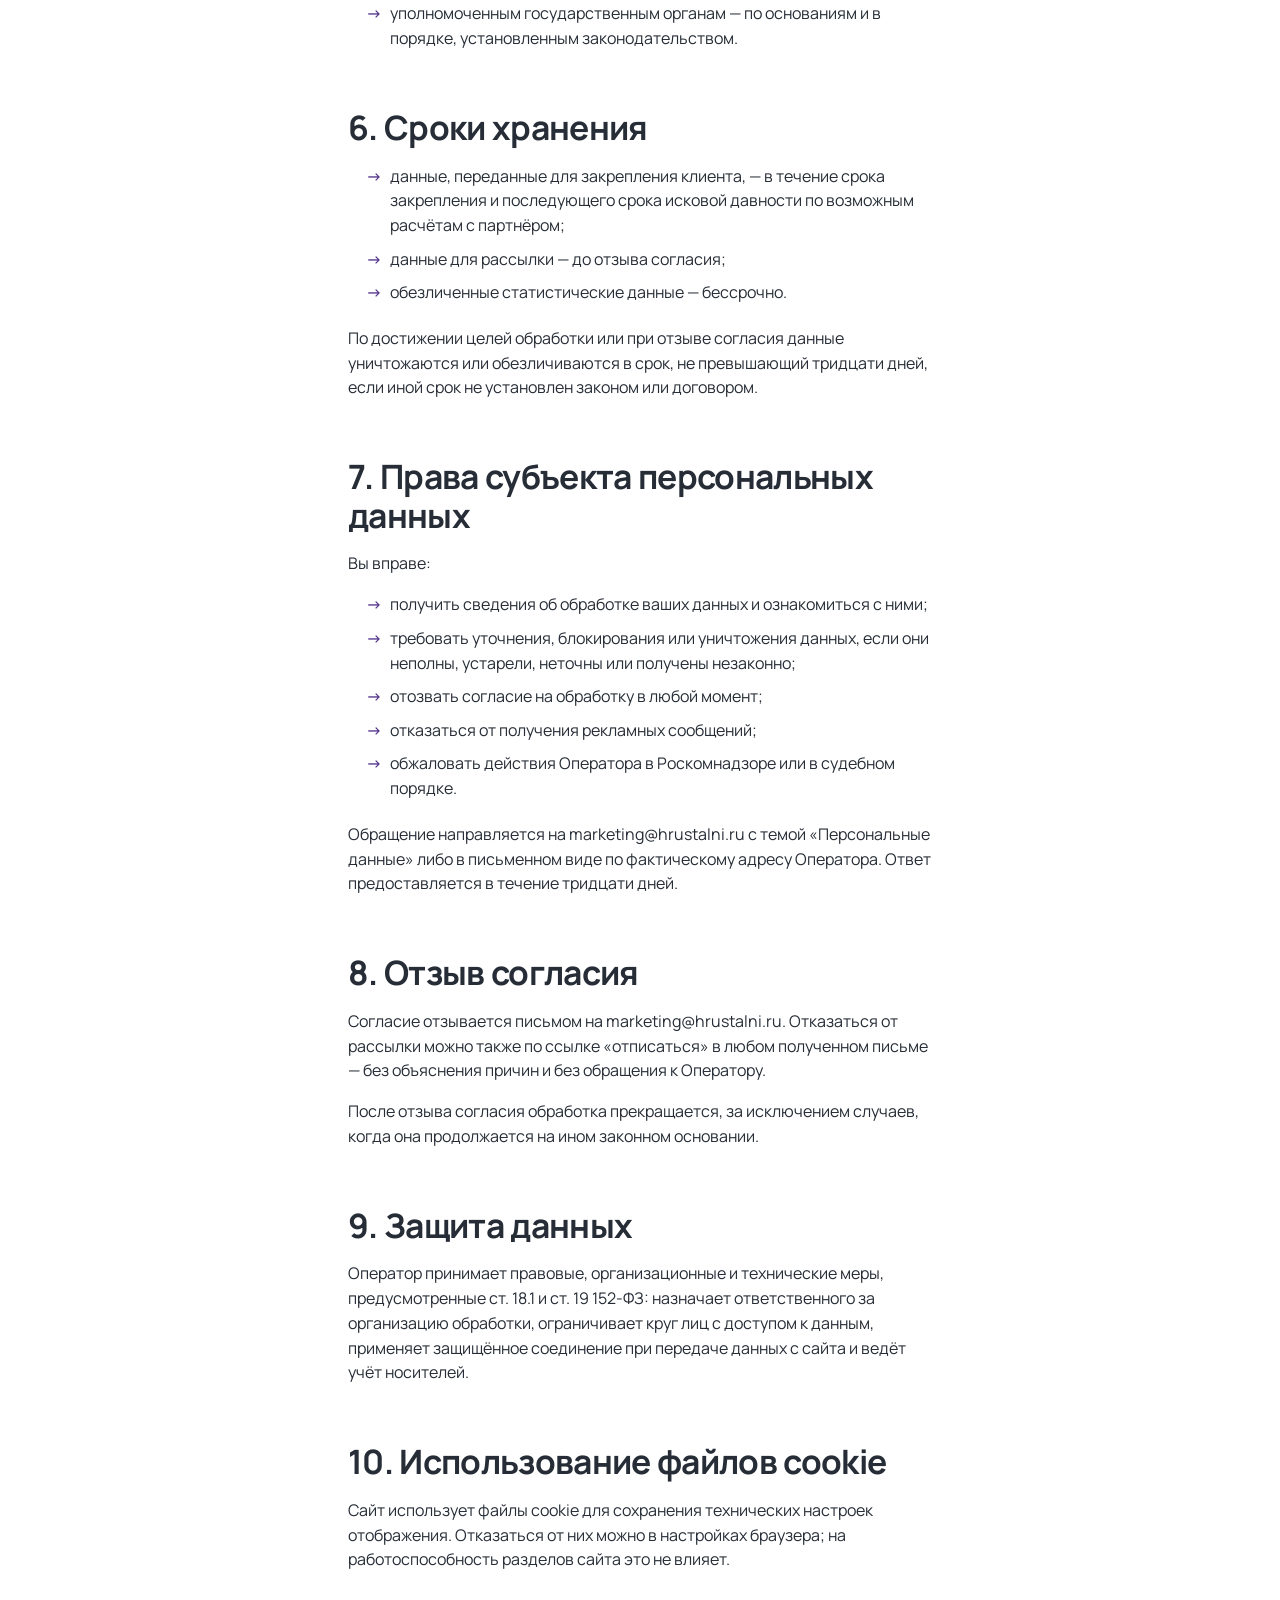
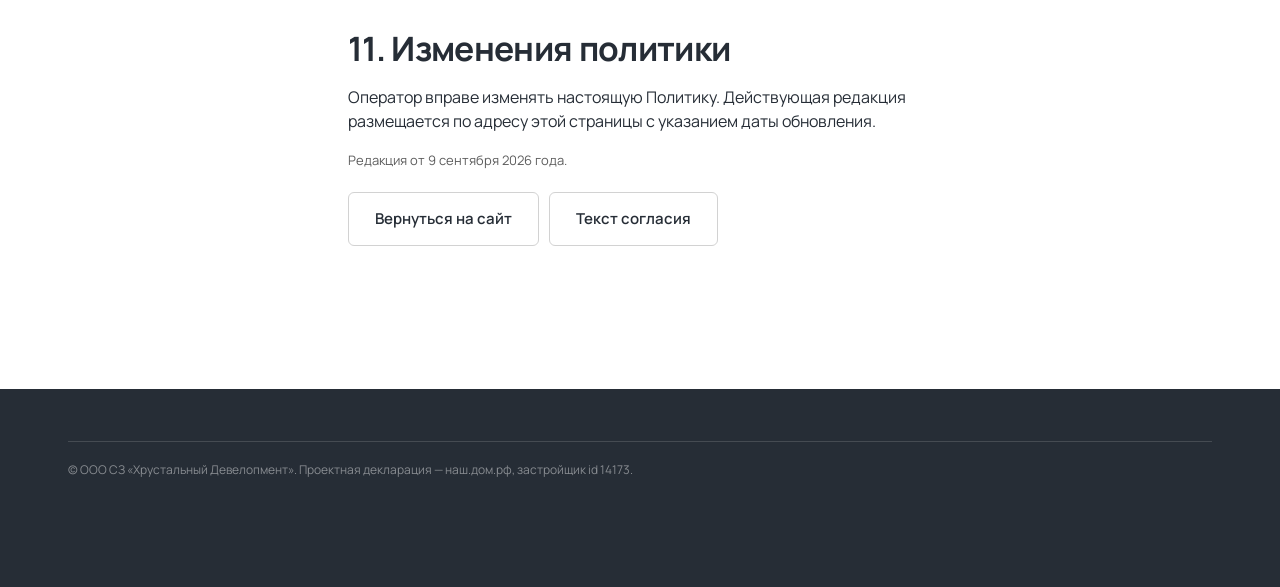
<file: policy/index.html>
<!doctype html>
<html lang="ru">
<head>
<meta charset="utf-8">
<meta name="viewport" content="width=device-width, initial-scale=1">
<title>Политика обработки персональных данных — Датский квартал</title>
<meta name="robots" content="noindex, nofollow">
<link rel="preconnect" href="https://fonts.googleapis.com">
<link rel="preconnect" href="https://fonts.gstatic.com" crossorigin>
<link rel="stylesheet" href="https://fonts.googleapis.com/css2?family=Manrope:wght@400;500;600;700&subset=latin,cyrillic&display=swap">
<link rel="stylesheet" href="../assets/css/app.css?v=22">
</head>
<body>
<header class="hdr"><div class="wrap hdr__in">
  <a class="logo" href="../"><img class="logo__img" src="../assets/img/logo.png" alt="Хрустальный парк" width="121" height="31"></a>
  <a class="btn btn--sm btn--ghost" style="margin-left:auto" href="../">Вернуться на сайт</a>
</div></header>

<main><section class="section"><div class="wrap wrap--narrow article">
<p class="eyebrow">Редакция от 9 сентября 2026 года</p>
<h1>Политика в отношении обработки персональных данных</h1>

<div class="note note--warn"><span class="note__t">Проект документа</span>
<p>Текст подготовлен как рабочий проект и требует проверки юристом компании до публикации. Реквизиты в квадратных скобках нужно заполнить.</p></div>

<h2>1. Общие положения</h2>
<p>Настоящая Политика определяет порядок обработки персональных данных и меры по обеспечению их безопасности в ООО СЗ «Хрустальный Девелопмент» (далее — Оператор) и разработана во исполнение требований Федерального закона от 27.07.2006 № 152-ФЗ «О персональных данных».</p>
<p>Политика применяется ко всем персональным данным, которые Оператор получает от посетителей партнёрского сайта Датского квартала.</p>

<h3>Реквизиты Оператора</h3>
<div class="tbl-scroll"><table class="tbl"><tbody>
<tr><td style="width:34%"><b>Наименование</b></td><td>Общество с ограниченной ответственностью Специализированный застройщик «Хрустальный Девелопмент»</td></tr>
<tr><td><b>ИНН</b></td><td>[ЗАПОЛНИТЬ]</td></tr>
<tr><td><b>ОГРН</b></td><td>[ЗАПОЛНИТЬ]</td></tr>
<tr><td><b>Юридический адрес</b></td><td>[ЗАПОЛНИТЬ]</td></tr>
<tr><td><b>Фактический адрес</b></td><td>Иркутская область, Иркутский район, д. Новолисиха, мкр. Хрустальный парк, ул. Суханова, 1/2</td></tr>
<tr><td><b>Электронная почта</b></td><td>marketing@hrustalni.ru</td></tr>
<tr><td><b>Телефон</b></td><td>8 (3952) 199 841</td></tr>
</tbody></table></div>

<h2>2. Кто и какие данные передаёт</h2>
<p>Сайт предназначен для партнёров — агентов и агентств недвижимости. Через формы сайта Оператор получает две категории данных.</p>

<h3>2.1. Данные партнёра</h3>
<ul class="list-a">
<li>фамилия, имя, отчество или имя и название агентства;</li>
<li>номер телефона;</li>
<li>адрес электронной почты;</li>
<li>содержание сообщения, которое партнёр указывает добровольно.</li>
</ul>

<h3>2.2. Данные клиента партнёра</h3>
<p>При закреплении клиента партнёр передаёт Оператору фамилию, имя, отчество и номер телефона клиента. Партнёр подтверждает, что получил согласие клиента на передачу его данных Оператору и на их обработку в целях, указанных в разделе 3. Ответственность за наличие такого согласия несёт партнёр.</p>

<h3>2.3. Данные, получаемые автоматически</h3>
<p>При посещении сайта могут обрабатываться обезличенные данные: IP-адрес, сведения о браузере и устройстве, дата и время обращения, источник перехода. Эти данные используются для оценки посещаемости и не позволяют идентифицировать пользователя.</p>

<h2>3. Цели обработки</h2>
<div class="tbl-scroll"><table class="tbl"><thead><tr><th>Цель</th><th>Данные</th><th>Правовое основание</th></tr></thead><tbody>
<tr><td>Проверка и закрепление клиента за партнёром</td><td>Данные партнёра и клиента</td><td>Согласие субъекта; п. 5 ч. 1 ст. 6 152-ФЗ</td></tr>
<tr><td>Подготовка расчёта условий покупки по запросу партнёра</td><td>Данные партнёра, параметры сделки</td><td>Согласие субъекта</td></tr>
<tr><td>Запись на экскурсию, тур для агентов, вебинар</td><td>Данные партнёра и клиента</td><td>Согласие субъекта</td></tr>
<tr><td>Предоставление рабочих материалов по запросу</td><td>Данные партнёра</td><td>Согласие субъекта</td></tr>
<tr><td>Направление информационных и рекламных сообщений об изменениях реестра, акциях и материалах</td><td>Имя, название агентства, телефон или адрес электронной почты</td><td>Отдельное согласие субъекта; ч. 1 ст. 18 Федерального закона «О рекламе»</td></tr>
</tbody></table></div>
<p>Оператор не обрабатывает специальные и биометрические категории персональных данных и не принимает решений, порождающих юридические последствия, исключительно на основании автоматизированной обработки.</p>

<h2>4. Как обрабатываются данные</h2>
<p>Обработка ведётся смешанным способом: с использованием средств автоматизации и без них. Совершаются следующие действия: сбор, запись, систематизация, накопление, хранение, уточнение, использование, передача уполномоченным лицам, блокирование, удаление и уничтожение.</p>
<p>Трансграничная передача персональных данных не осуществляется. Данные хранятся на территории Российской Федерации.</p>

<h2>5. Передача третьим лицам</h2>
<p>Оператор не продаёт и не раскрывает персональные данные третьим лицам, за исключением случаев, когда это необходимо для достижения целей раздела 3, а именно:</p>
<ul class="list-a">
<li>сервису, обеспечивающему техническую доставку сообщений и рассылок, — на основании поручения на обработку по ч. 3 ст. 6 152-ФЗ;</li>
<li>уполномоченным государственным органам — по основаниям и в порядке, установленным законодательством.</li>
</ul>

<h2>6. Сроки хранения</h2>
<ul class="list-a">
<li>данные, переданные для закрепления клиента, — в течение срока закрепления и последующего срока исковой давности по возможным расчётам с партнёром;</li>
<li>данные для рассылки — до отзыва согласия;</li>
<li>обезличенные статистические данные — бессрочно.</li>
</ul>
<p>По достижении целей обработки или при отзыве согласия данные уничтожаются или обезличиваются в срок, не превышающий тридцати дней, если иной срок не установлен законом или договором.</p>

<h2>7. Права субъекта персональных данных</h2>
<p>Вы вправе:</p>
<ul class="list-a">
<li>получить сведения об обработке ваших данных и ознакомиться с ними;</li>
<li>требовать уточнения, блокирования или уничтожения данных, если они неполны, устарели, неточны или получены незаконно;</li>
<li>отозвать согласие на обработку в любой момент;</li>
<li>отказаться от получения рекламных сообщений;</li>
<li>обжаловать действия Оператора в Роскомнадзоре или в судебном порядке.</li>
</ul>
<p>Обращение направляется на marketing@hrustalni.ru с темой «Персональные данные» либо в письменном виде по фактическому адресу Оператора. Ответ предоставляется в течение тридцати дней.</p>

<h2>8. Отзыв согласия</h2>
<p>Согласие отзывается письмом на marketing@hrustalni.ru. Отказаться от рассылки можно также по ссылке «отписаться» в любом полученном письме — без объяснения причин и без обращения к Оператору.</p>
<p>После отзыва согласия обработка прекращается, за исключением случаев, когда она продолжается на ином законном основании.</p>

<h2>9. Защита данных</h2>
<p>Оператор принимает правовые, организационные и технические меры, предусмотренные ст. 18.1 и ст. 19 152-ФЗ: назначает ответственного за организацию обработки, ограничивает круг лиц с доступом к данным, применяет защищённое соединение при передаче данных с сайта и ведёт учёт носителей.</p>

<h2>10. Использование файлов cookie</h2>
<p>Сайт использует файлы cookie для сохранения технических настроек отображения. Отказаться от них можно в настройках браузера; на работоспособность разделов сайта это не влияет.</p>

<h2>11. Изменения политики</h2>
<p>Оператор вправе изменять настоящую Политику. Действующая редакция размещается по адресу этой страницы с указанием даты обновления.</p>

<p class="small">Редакция от 9 сентября 2026 года.</p>

<div class="actions"><a class="btn btn--ghost" href="../">Вернуться на сайт</a><a class="btn btn--ghost" href="../agree/">Текст согласия</a></div>
</div></section></main>

<footer class="ftr"><div class="wrap"><div class="ftr__legal">
<p>© ООО СЗ «Хрустальный Девелопмент». Проектная декларация — наш.дом.рф, застройщик id 14173.</p>
</div></div></footer>
</body>
</html>
</file>
<file: assets/css/app.css>
/* Датский квартал — партнёрский сайт.
   Типографика и палитра сняты с hrustalnipark.ru: Manrope, фиолетовый #53358B,
   графит #262D36, светло-серые подложки. */

:root {
  --c-bg:      #FFFFFF;
  --c-bg-2:    #F7F7F7;
  --c-ink:     #262D36;
  --c-ink-2:   #5D5D5D;
  --c-line:    #E6E6E6;
  --c-line-2:  #D2D2D2;
  --c-brand:   #53358B;
  --c-brand-d: #3E2769;
  --c-hot:     #F25830;
  --c-ok:      #2E7D5B;

  --f: 'Manrope', -apple-system, BlinkMacSystemFont, 'Segoe UI', Roboto, Helvetica, Arial, sans-serif;

  --wrap: 1240px;
  --pad: clamp(16px, 4vw, 48px);
  --gap: clamp(48px, 7vh, 88px);
  --r: 8px;
  --sh: 0 2px 14px rgba(38,45,54,.06);
  --sh-2: 0 10px 34px rgba(38,45,54,.12);
}

* { box-sizing: border-box; }
html { -webkit-text-size-adjust: 100%; scroll-behavior: smooth; }
body {
  margin: 0; background: var(--c-bg); color: var(--c-ink);
  font-family: var(--f); font-size: 16px; line-height: 1.55; font-weight: 400;
  -webkit-font-smoothing: antialiased;
}
img, svg { max-width: 100%; display: block; }
a { color: var(--c-brand); text-decoration: none; }
a:hover { color: var(--c-brand-d); text-decoration: underline; }
button { font: inherit; color: inherit; }
table { border-collapse: collapse; }

h1, h2, h3 { margin: 0 0 .5em; font-weight: 700; letter-spacing: -.02em; line-height: 1.15; }
h1 { font-size: clamp(1.75rem, 4.2vw, 3rem); }
h2 { font-size: clamp(1.4rem, 2.8vw, 2.1rem); }
h3 { font-size: clamp(1.1rem, 1.8vw, 1.35rem); font-weight: 600; }
h4 { margin: 0 0 .4em; font-size: 1rem; font-weight: 600; }
p { margin: 0 0 1em; }
.lead { font-size: clamp(1rem, 1.4vw, 1.15rem); color: var(--c-ink-2); max-width: 62ch; line-height: 1.6; }
.eyebrow { font-size: .8125rem; font-weight: 600; color: var(--c-brand); margin: 0 0 10px; }
.small { font-size: .8125rem; color: var(--c-ink-2); }
.n { font-variant-numeric: tabular-nums; }
.nowrap { white-space: nowrap; }

.wrap { max-width: var(--wrap); margin: 0 auto; padding-inline: var(--pad); }
.wrap--narrow { max-width: 780px; }
main { min-height: 60vh; padding-bottom: 80px; }
.section { padding-block: var(--gap); }
.section + .section { padding-top: 0; }
.section--alt { background: var(--c-bg-2); margin-block: var(--gap); padding-block: var(--gap); }
.section + .section--alt { padding-top: var(--gap); }
.section--dark { background: var(--c-ink); color: #fff; margin-block: var(--gap); padding-block: var(--gap); }
.section--dark .lead, .section--dark .small { color: rgba(255,255,255,.72); }
.section--dark .eyebrow { color: #B9A3E0; }
.section--dark a { color: #C3AEE8; }
.section--dark .card { background: rgba(255,255,255,.06); border-color: rgba(255,255,255,.14); }
.section--dark blockquote { background: rgba(255,255,255,.07); border-left-color: #C3AEE8; color: #fff; }
.section--dark .note { background: rgba(255,255,255,.07); border-color: rgba(255,255,255,.16); border-left-color: #C3AEE8; }
.section--dark .note p { color: rgba(255,255,255,.75); }
.section--dark .note__t { color: #fff; }
.filmbox { margin: 26px 0 0; }
.filmbox video { width: 100%; display: block; border-radius: 14px; background: #000; aspect-ratio: 16/9; }
.filmbox figcaption { margin-top: 10px; font-size: 14px; line-height: 1.5; color: var(--c-ink-2); }
.section--dark .filmbox figcaption { color: rgba(255,255,255,.75); }
.lead--big { font-size: clamp(19px, 2.1vw, 24px); line-height: 1.45; color: var(--c-ink); font-weight: 500; }
.section--dark .pill { border-color: rgba(255,255,255,.28); color: rgba(255,255,255,.8); }
.section--dark .badge--bron { background: rgba(255,255,255,.14); color: rgba(255,255,255,.86); }
.section--dark table.tbl { background: transparent; color: #fff; }
.section--dark table.tbl thead th { background: rgba(255,255,255,.08); color: rgba(255,255,255,.75); }
.section--dark table.tbl th, .section--dark table.tbl td { border-bottom-color: rgba(255,255,255,.14); }
.section--dark table.tbl tbody tr:hover { background: rgba(255,255,255,.05); }
.section--dark .tbl-scroll { border-color: rgba(255,255,255,.16); }
.section--dark .list-a li::before { color: #C3AEE8; }
.section--dark .fld > label, .section--dark .consent { color: rgba(255,255,255,.72); }
.section--dark .form__ok { background: rgba(255,255,255,.07); border-color: #C3AEE8; }
.section--dark .payload { background: rgba(0,0,0,.25); border-color: rgba(255,255,255,.16); color: rgba(255,255,255,.85); }

/* ---------- Шапка ---------- */
.hdr { position: sticky; top: 0; z-index: 40; background: rgba(255,255,255,.96); backdrop-filter: blur(8px); border-bottom: 1px solid var(--c-line); }
.hdr__in { display: flex; align-items: center; gap: 18px; height: 64px; }
.logo { display: flex; align-items: center; gap: 9px; color: inherit; text-decoration: none; flex: none; }
.logo:hover { text-decoration: none; }
.logo__img { height: 31px; width: auto; flex: none; }
.logo__t { display: block; padding-left: 11px; margin-left: 3px; border-left: 1px solid var(--c-line-2); white-space: nowrap; }
.logo b { font-weight: 700; font-size: 1rem; letter-spacing: -.02em; }
.logo span { display: block; font-size: 11px; color: var(--c-ink-2); font-weight: 500; margin-top: -2px; }
.nav { display: none; gap: 2px; margin-left: auto; overflow-x: auto; scrollbar-width: none; }
.nav::-webkit-scrollbar { display: none; }
.nav a { font-size: .8125rem; font-weight: 500; color: var(--c-ink-2); padding: 9px 8px; border-radius: 6px; text-decoration: none; white-space: nowrap; flex: none; }
.nav a:hover { background: var(--c-bg-2); color: var(--c-ink); text-decoration: none; }
.nav a[aria-current="page"] { color: var(--c-brand); background: rgba(83,53,139,.08); }
.hdr .hdr__cta { display: none; margin-left: 10px; flex: none; white-space: nowrap; }
.burger { margin-left: auto; width: 42px; height: 38px; border: 1px solid var(--c-line-2); background: #fff; border-radius: 6px; display: grid; place-items: center; cursor: pointer; }
.burger span, .burger span::before, .burger span::after { display: block; width: 17px; height: 2px; background: var(--c-ink); border-radius: 2px; }
.burger span { position: relative; }
.burger span::before, .burger span::after { content: ""; position: absolute; left: 0; }
.burger span::before { top: -6px; } .burger span::after { top: 6px; }
.drawer { display: none; border-top: 1px solid var(--c-line); background: #fff; padding-bottom: 12px; }
.drawer.is-open { display: block; }
.drawer a { display: block; padding: 14px 0; border-bottom: 1px solid var(--c-line); color: var(--c-ink); font-weight: 500; text-decoration: none; }
.drawer a:last-child { border-bottom: 0; }
@media (max-width: 1559px) { .logo .logo__t { display: none; } }
@media (min-width: 1140px) {
  .nav { display: flex; }
  .burger { display: none; }
  .hdr .hdr__cta { display: inline-flex; }
  .drawer { display: none !important; }
}

/* ---------- Кнопки ---------- */
.btn {
  display: inline-flex; align-items: center; justify-content: center; gap: 8px;
  padding: 14px 26px; border: 1px solid transparent; border-radius: 6px;
  background: var(--c-brand); color: #fff; font-weight: 600; font-size: .9375rem;
  cursor: pointer; text-decoration: none; transition: background .2s, box-shadow .2s, transform .2s;
}
.btn:hover { background: var(--c-brand-d); color: #fff; text-decoration: none; box-shadow: 0 6px 18px rgba(83,53,139,.28); }
.btn:active { transform: translateY(1px); }
.btn--sm { padding: 9px 16px; font-size: .875rem; }
.btn--ghost { background: #fff; border-color: var(--c-line-2); color: var(--c-ink); }
.btn--ghost:hover { background: var(--c-bg-2); color: var(--c-ink); border-color: var(--c-ink-2); box-shadow: none; }
.section--dark .btn--ghost { background: transparent; border-color: rgba(255,255,255,.35); color: #fff; }
.section--dark .btn--ghost:hover { background: rgba(255,255,255,.1); color: #fff; }
.btn[disabled] { opacity: .5; pointer-events: none; }
.actions { display: flex; flex-wrap: wrap; gap: 10px; margin-top: 22px; }
.linkbtn { background: none; border: 0; padding: 0; cursor: pointer; color: var(--c-brand); font: inherit; text-decoration: underline; }

/* ---------- Сетки и карточки ---------- */
.grid { display: grid; gap: 16px; }
.g2 { grid-template-columns: 1fr; }
.g3 { grid-template-columns: 1fr; }
.g4 { grid-template-columns: repeat(2, 1fr); }
@media (min-width: 680px) { .g2 { grid-template-columns: repeat(2,1fr); } .g3 { grid-template-columns: repeat(3,1fr); } }
@media (min-width: 1000px) { .g4 { grid-template-columns: repeat(4,1fr); } }
.card { background: #fff; border: 1px solid var(--c-line); border-radius: var(--r); padding: 22px; }
.card--pad { padding: 26px; }
.stat { background: var(--c-bg-2); border-radius: var(--r); padding: 20px 22px; }
.section--dark .stat { background: rgba(255,255,255,.06); }
.stat__n { display: block; font-size: clamp(1.6rem, 3.2vw, 2.3rem); font-weight: 700; letter-spacing: -.03em; line-height: 1.05; }
.stat__l { display: block; font-size: .8125rem; color: var(--c-ink-2); margin-top: 6px; }
.section--dark .stat__l { color: rgba(255,255,255,.65); }

/* ---------- Бейджи ---------- */
.badge { display: inline-block; font-size: .75rem; font-weight: 600; padding: 4px 9px; border-radius: 4px; white-space: nowrap; }
.badge--sale { background: var(--c-bg-2); color: var(--c-ink-2); }
.badge--akciya { background: rgba(242,88,48,.12); color: var(--c-hot); }
.badge--sub { background: rgba(83,53,139,.1); color: var(--c-brand); }
.badge--bron { background: rgba(38,45,54,.08); color: var(--c-ink-2); }

/* ---------- Заметки ---------- */
.note { border: 1px solid var(--c-line); border-left: 3px solid var(--c-brand); border-radius: var(--r); padding: 16px 18px; margin: 0 0 20px; background: var(--c-bg-2); }
.note--warn { border-left-color: var(--c-hot); background: rgba(242,88,48,.05); }
.note__t { display: block; font-weight: 600; font-size: .9375rem; margin-bottom: 4px; }
.note p:last-child { margin: 0; }
.note p { font-size: .9375rem; color: var(--c-ink-2); }

/* ---------- Таблицы ---------- */
.tbl-scroll { overflow-x: auto; -webkit-overflow-scrolling: touch; margin: 0 0 20px; border: 1px solid var(--c-line); border-radius: var(--r); }
table.tbl { width: 100%; min-width: 520px; font-size: .9375rem; background: #fff; }
table.tbl th, table.tbl td { text-align: left; padding: 13px 16px; border-bottom: 1px solid var(--c-line); vertical-align: top; }
table.tbl thead th { background: var(--c-bg-2); font-size: .8125rem; font-weight: 600; color: var(--c-ink-2); }
table.tbl tbody tr:last-child td { border-bottom: 0; }
table.tbl tbody tr:hover { background: #FBFAFD; }
table.tbl td.n, table.tbl th.n { text-align: right; font-variant-numeric: tabular-nums; }

/* ---------- Генплан ---------- */
.gp { position: relative; border: 1px solid var(--c-line); border-radius: var(--r); overflow: hidden; background: #fff; }
.gp__scroll { overflow-x: auto; -webkit-overflow-scrolling: touch; }
.gp__stage { position: relative; min-width: 720px; }
@media (min-width: 780px) { .gp__stage { min-width: 0; } }
.gp__swipe { display: block; padding: 0 16px 10px; font-size: .8125rem; color: var(--c-ink-2); }
@media (min-width: 780px) { .gp__swipe { display: none; } }
.gp__img { width: 100%; height: auto; }
.gp__svg { position: absolute; inset: 0; width: 100%; height: 100%; }
.gp-h { cursor: pointer; }
.gp-h rect { fill: rgba(83,53,139,.12); stroke: rgba(83,53,139,.45); stroke-width: 6; transition: fill .18s, stroke .18s; }
.gp-h:hover rect, .gp-h:focus-visible rect { fill: rgba(83,53,139,.32); stroke: #53358B; stroke-width: 10; }
.gp-h.is-active rect { fill: rgba(83,53,139,.42); stroke: #53358B; }
.gp-h.is-sold { cursor: default; }
.gp-h.is-sold rect { fill: rgba(38,45,54,.22); stroke: rgba(38,45,54,.35); stroke-width: 4; }
.gp-pin { fill: #53358B; stroke: #fff; stroke-width: 5; }
.gp-pin--sold { fill: #9aa0a8; }
.gp-pin__t { fill: #fff; font-family: var(--f); font-weight: 700; text-anchor: middle; }
.gp__bar { display: flex; flex-wrap: wrap; gap: 10px 18px; align-items: center; padding: 14px 16px; border-top: 1px solid var(--c-line); font-size: .8125rem; color: var(--c-ink-2); background: var(--c-bg-2); }
.gp__bar b { color: var(--c-ink); }
.gp__lg { display: inline-flex; align-items: center; gap: 7px; }
.gp__lg i { width: 12px; height: 12px; border-radius: 3px; display: block; flex: none; }
.gp__tabs { display: flex; gap: 6px; padding: 12px 16px; border-bottom: 1px solid var(--c-line); }
.gp__tab { padding: 8px 14px; border-radius: 6px; border: 1px solid var(--c-line-2); background: #fff; font-size: .875rem; font-weight: 500; cursor: pointer; }
.gp__tab[aria-selected="true"] { background: var(--c-brand); border-color: var(--c-brand); color: #fff; }
.gp__hint { padding: 12px 16px 0; font-size: .875rem; color: var(--c-ink-2); }

/* ---------- Фильтры ---------- */
.filters { display: grid; gap: 14px; grid-template-columns: repeat(2, 1fr); margin-bottom: 18px; }
@media (min-width: 760px) { .filters { grid-template-columns: repeat(4, 1fr); } }
.f { display: flex; flex-direction: column; gap: 5px; min-width: 0; }
.f > label { font-size: .8125rem; font-weight: 600; color: var(--c-ink-2); }
.f select, .f input {
  appearance: none; background: #fff url("data:image/svg+xml,%3Csvg xmlns='http://www.w3.org/2000/svg' width='10' height='6'%3E%3Cpath d='M1 1l4 4 4-4' stroke='%235D5D5D' fill='none' stroke-width='1.6'/%3E%3C/svg%3E") no-repeat right 12px center;
  border: 1px solid var(--c-line-2); border-radius: 6px; padding: 11px 32px 11px 12px; font: inherit; font-size: .9375rem; color: var(--c-ink); width: 100%; min-width: 0;
}
.f input { background-image: none; padding-right: 12px; }
.f select:focus, .f input:focus { outline: none; border-color: var(--c-brand); box-shadow: 0 0 0 3px rgba(83,53,139,.12); }
.chips { display: flex; flex-wrap: wrap; gap: 8px; }
.chip { border: 1px solid var(--c-line-2); background: #fff; padding: 9px 14px; border-radius: 20px; font-size: .875rem; cursor: pointer; }
.chip:hover { border-color: var(--c-ink-2); }
.chip[aria-pressed="true"] { background: var(--c-brand); border-color: var(--c-brand); color: #fff; }
.result-bar { display: flex; flex-wrap: wrap; gap: 8px 20px; align-items: baseline; margin-bottom: 16px; font-size: .9375rem; color: var(--c-ink-2); }
.result-bar b { color: var(--c-ink); font-size: 1.0625rem; }

/* ---------- Карточки лотов ---------- */
.lots { display: grid; gap: 16px; grid-template-columns: 1fr; }
@media (min-width: 640px) { .lots { grid-template-columns: repeat(2, 1fr); } }
@media (min-width: 1000px) { .lots { grid-template-columns: repeat(3, 1fr); } }
.lot {
  background: #fff; border: 1px solid var(--c-line); border-radius: var(--r); overflow: hidden;
  text-align: left; padding: 0; cursor: pointer; width: 100%; display: block;
  transition: box-shadow .2s, transform .2s, border-color .2s;
}
.lot:hover { box-shadow: var(--sh-2); border-color: var(--c-line-2); transform: translateY(-2px); }
.lot__ph { display: block; position: relative; aspect-ratio: 16/10; background: var(--c-bg-2); overflow: hidden; }
.lot__ph img { width: 100%; height: 100%; object-fit: cover; }
.lot__ph--empty { display: grid; place-items: center; background: repeating-linear-gradient(45deg, #F7F7F7, #F7F7F7 12px, #F1F1F1 12px, #F1F1F1 24px); }
.lot__noph { font-size: .8125rem; color: var(--c-ink-2); }
.lot__ph .badge { position: absolute; left: 12px; top: 12px; background: rgba(255,255,255,.94); box-shadow: var(--sh); }
.lot__ph .badge--akciya { background: var(--c-hot); color: #fff; }
.lot__ph .badge--sub { background: var(--c-brand); color: #fff; }
.lot__b { display: block; padding: 16px 18px 18px; }
.lot__where { display: block; font-size: .8125rem; color: var(--c-ink-2); margin-bottom: 6px; }
.lot__title { display: block; font-size: 1.15rem; font-weight: 700; letter-spacing: -.02em; margin-bottom: 8px; }
.lot__sub { display: block; font-size: .8125rem; color: var(--c-ink-2); margin-bottom: 14px; }
.lot__price { display: block; font-size: 1.35rem; font-weight: 700; letter-spacing: -.02em; }
.lot__price s { display: block; font-size: .8125rem; font-weight: 500; color: var(--c-ink-2); }
.lot__m2 { display: block; font-size: .8125rem; color: var(--c-ink-2); margin-top: 4px; }
.lot__com { display: block; margin-top: 14px; padding-top: 14px; border-top: 1px solid var(--c-line); font-size: .875rem; color: var(--c-ink-2); }
.lot__com b { color: var(--c-brand); font-weight: 700; }

/* ---------- Галерея ---------- */
.gal { display: grid; gap: 10px; grid-template-columns: repeat(2, 1fr); margin-bottom: 22px; }
@media (min-width: 700px) { .gal { grid-template-columns: repeat(4, 1fr); } }
.gal button { padding: 0; border: 0; border-radius: 6px; overflow: hidden; cursor: pointer; background: var(--c-bg-2); position: relative; aspect-ratio: 4/3; }
.gal img { width: 100%; height: 100%; object-fit: cover; transition: transform .3s; }
.gal button:hover img { transform: scale(1.04); }
.gal figcaption, .gal .cap { position: absolute; left: 0; right: 0; bottom: 0; padding: 16px 10px 7px; font-size: .75rem; color: #fff; text-align: left;
  background: linear-gradient(transparent, rgba(0,0,0,.62)); }
.gal--wide { grid-template-columns: repeat(2, 1fr); }
@media (min-width: 700px) { .gal--wide { grid-template-columns: repeat(3, 1fr); } }
.lightbox { position: fixed; inset: 0; z-index: 80; background: rgba(20,20,24,.94); display: none; align-items: center; justify-content: center; }
.lightbox.is-open { display: flex; }
.lightbox img { max-width: 94vw; max-height: 86vh; object-fit: contain; border-radius: 4px; }
.lightbox__cap { position: absolute; left: 0; right: 0; bottom: 20px; text-align: center; color: rgba(255,255,255,.85); font-size: .875rem; }
.lightbox__x { position: absolute; right: 16px; top: 16px; width: 42px; height: 42px; border-radius: 50%; border: 0; background: rgba(255,255,255,.15); color: #fff; font-size: 20px; cursor: pointer; }
.lightbox__nav { position: absolute; top: 50%; transform: translateY(-50%); width: 46px; height: 46px; border-radius: 50%; border: 0; background: rgba(255,255,255,.15); color: #fff; font-size: 20px; cursor: pointer; }
.lightbox__nav--p { left: 14px; } .lightbox__nav--n { right: 14px; }

/* ---------- Модалка ---------- */
.modal { position: fixed; inset: 0; z-index: 60; display: none; }
.modal.is-open { display: block; }
.modal__bg { position: absolute; inset: 0; background: rgba(38,45,54,.55); }
.modal__win { position: absolute; inset: auto 0 0 0; max-height: 93vh; overflow-y: auto; background: #fff; border-radius: 14px 14px 0 0; padding: 22px var(--pad) 40px; }
@media (min-width: 900px) { .modal__win { inset: 50% auto auto 50%; transform: translate(-50%,-50%); width: min(920px, 94vw); max-height: 90vh; border-radius: 12px; padding: 32px 36px 36px; } }
.modal__close { position: sticky; top: 0; float: right; width: 36px; height: 36px; border-radius: 50%; border: 1px solid var(--c-line); background: #fff; cursor: pointer; font-size: 18px; line-height: 1; z-index: 2; }
.kv { display: grid; grid-template-columns: 1fr auto; margin: 0 0 22px; }
.kv dt, .kv dd { padding: 11px 0; border-bottom: 1px solid var(--c-line); margin: 0; font-size: .9375rem; }
.kv dt { color: var(--c-ink-2); }
.kv dd { text-align: right; font-variant-numeric: tabular-nums; font-weight: 500; }
.kv--wide { grid-template-columns: 1fr; }
.kv--wide dd { text-align: left; font-weight: 400; padding-top: 0; border-bottom: 0; }
.kv--wide dt { border-bottom: 0; padding-bottom: 2px; font-size: .8125rem; font-weight: 600; }
@media (min-width: 700px) { .kv--wide { grid-template-columns: 180px 1fr; column-gap: 22px; } .kv--wide dt, .kv--wide dd { border-bottom: 1px solid var(--c-line); padding: 11px 0; } }

/* ---------- Формы ---------- */
.form { display: grid; gap: 18px; max-width: 560px; }
.fld { display: flex; flex-direction: column; gap: 6px; }
.fld > label { font-size: .8125rem; font-weight: 600; color: var(--c-ink-2); }
.fld input, .fld textarea { border: 1px solid var(--c-line-2); border-radius: 6px; padding: 12px 14px; font: inherit; font-size: .9375rem; background: #fff; color: var(--c-ink); }
.fld textarea { min-height: 92px; resize: vertical; }
.fld input:focus, .fld textarea:focus { outline: none; border-color: var(--c-brand); box-shadow: 0 0 0 3px rgba(83,53,139,.12); }
.fld.is-err input, .fld.is-err textarea { border-color: var(--c-hot); }
.fld__err { font-size: .8125rem; color: var(--c-hot); display: none; }
.fld.is-err .fld__err { display: block; }
.consent { display: flex; gap: 10px; align-items: flex-start; font-size: .8125rem; color: var(--c-ink-2); line-height: 1.5; }
.consent input { margin-top: 2px; width: 17px; height: 17px; accent-color: var(--c-brand); flex: none; }
.form__ok { border: 1px solid var(--c-brand); border-radius: var(--r); padding: 24px; background: rgba(83,53,139,.04); }
.payload { font-family: ui-monospace, Menlo, monospace; font-size: 12.5px; line-height: 1.6; white-space: pre-wrap; background: #fff; border: 1px solid var(--c-line); border-radius: 6px; padding: 14px; margin: 14px 0; max-height: 220px; overflow: auto; }

/* ---------- Статьи ---------- */
.article { max-width: 68ch; }
.article h2 { margin-top: 1.7em; }
.article ul { padding-left: 1.15em; margin: 0 0 1.3em; }
.article li { margin-bottom: .45em; }
.article blockquote, blockquote { margin: 0 0 1.3em; padding: 16px 20px; overflow-wrap: break-word; border-left: 3px solid var(--c-brand); background: var(--c-bg-2); border-radius: 0 6px 6px 0; font-size: 1.05rem; }
.list-a { list-style: none; padding: 0; margin: 0 0 1.3em; }
.list-a li { padding-left: 24px; position: relative; margin-bottom: .55em; }
.list-a li::before { content: "→"; position: absolute; left: 0; color: var(--c-brand); font-weight: 600; }
.rows { display: grid; gap: 12px; }
.rows > a, .rows > div { background: #fff; border: 1px solid var(--c-line); border-radius: var(--r); padding: 20px 22px; color: inherit; text-decoration: none; display: block; }
.rows > a:hover { border-color: var(--c-brand); box-shadow: var(--sh); text-decoration: none; }
.rows .row__top { display: flex; justify-content: space-between; align-items: center; gap: 10px; margin-bottom: 8px; }
.rows .soon { opacity: .6; }

/* ---------- Видео ---------- */
.vids { display: grid; gap: 14px; grid-template-columns: 1fr; margin-bottom: 20px; }
@media (min-width: 640px) { .vids { grid-template-columns: repeat(2, 1fr); } }
@media (min-width: 1000px) { .vids { grid-template-columns: repeat(3, 1fr); } }
.vid { background: #fff; border: 1px solid var(--c-line); border-radius: var(--r); padding: 18px 20px; color: inherit; text-decoration: none; display: flex; flex-direction: column; gap: 8px; }
.vid:hover { border-color: var(--c-brand); box-shadow: var(--sh); text-decoration: none; }
.vid__top { display: flex; align-items: center; gap: 9px; }
.vid__dur { background: var(--c-brand); color: #fff; font-size: .75rem; font-weight: 600; padding: 3px 8px; border-radius: 4px; }
.vid__t { font-weight: 600; font-size: 1rem; line-height: 1.3; }
.vid__n { font-size: .8125rem; color: var(--c-ink-2); }
.vid__m { font-size: .75rem; color: var(--c-ink-2); margin-top: auto; padding-top: 6px; }
.section--dark .vid { background: rgba(255,255,255,.06); border-color: rgba(255,255,255,.14); }
.section--dark .vid__n, .section--dark .vid__m { color: rgba(255,255,255,.6); }

.pill-row { display: flex; flex-wrap: wrap; gap: 6px; }
.pill { font-size: .75rem; font-weight: 600; border: 1px solid var(--c-line-2); border-radius: 20px; padding: 4px 10px; color: var(--c-ink-2); text-decoration: none; }
a.pill:hover { border-color: var(--c-brand); color: var(--c-brand); text-decoration: none; }

.hero-img { border-radius: var(--r); overflow: hidden; margin-bottom: 28px; }
.hero-img img { width: 100%; aspect-ratio: 21/9; object-fit: cover; }

.sticky-cta { position: fixed; left: 0; right: 0; bottom: 0; z-index: 35; background: var(--c-ink); color: #fff; display: flex; align-items: center; gap: 14px; padding: 10px var(--pad); transform: translateY(110%); transition: transform .35s; }
.sticky-cta.is-on { transform: none; }
.sticky-cta p { margin: 0; font-size: .8125rem; color: rgba(255,255,255,.7); }
.sticky-cta .btn { margin-left: auto; flex: none; background: #fff; color: var(--c-ink); }
.sticky-cta .btn:hover { background: #fff; color: var(--c-brand); }
@media (max-width: 560px) { .sticky-cta p { display: none; } .sticky-cta .btn { width: 100%; margin: 0; } }

.ftr { background: var(--c-ink); color: rgba(255,255,255,.68); padding: 52px 0 96px; font-size: .875rem; }
.ftr a { color: rgba(255,255,255,.9); }
.ftr__grid { display: grid; gap: 26px; grid-template-columns: 1fr; margin-bottom: 28px; }
@media (min-width: 760px) { .ftr__grid { grid-template-columns: 2fr 1fr 1fr; } }
.ftr h4 { color: #fff; font-size: .8125rem; margin-bottom: 12px; }
.ftr ul { list-style: none; padding: 0; margin: 0; }
.ftr li { margin-bottom: 8px; }
.ftr__legal { border-top: 1px solid rgba(255,255,255,.14); padding-top: 18px; font-size: .75rem; line-height: 1.6; color: rgba(255,255,255,.45); }

.cookie { position: fixed; left: 12px; right: 12px; bottom: 12px; z-index: 50; max-width: 700px; margin-inline: auto; background: #fff; border: 1px solid var(--c-line); border-radius: var(--r); box-shadow: var(--sh-2); padding: 16px 18px; display: none; gap: 14px; align-items: center; flex-wrap: wrap; font-size: .8125rem; }
.cookie.is-on { display: flex; }
.skip { position: absolute; left: -9999px; }
.skip:focus { left: 12px; top: 12px; z-index: 100; background: var(--c-ink); color: #fff; padding: 10px 16px; border-radius: 6px; }
.loading { padding: 70px 0; text-align: center; color: var(--c-ink-2); }

@media (prefers-reduced-motion: reduce) {
  html { scroll-behavior: auto; }
  *, *::before, *::after { animation-duration: .001ms !important; transition-duration: .001ms !important; }
}
@media print { .hdr, .sticky-cta, .cookie, .modal, .lightbox, .ftr { display: none !important; } }

/* ---------- Образ жизни ---------- */
.year { display: grid; gap: 14px; grid-template-columns: 1fr; }
@media (min-width: 700px) { .year { grid-template-columns: repeat(2, 1fr); } }
@media (min-width: 1060px) { .year { grid-template-columns: repeat(3, 1fr); } }
.mon { background: #fff; border: 1px solid var(--c-line); border-radius: var(--r); padding: 20px; }
.mon__m { display: inline-block; font-size: .75rem; font-weight: 700; color: var(--c-brand); background: rgba(83,53,139,.09); padding: 3px 9px; border-radius: 4px; margin-bottom: 10px; }
.mon h4 { margin-bottom: 6px; }
.mon p { margin-bottom: 10px; }
.tg-links { display: flex; flex-wrap: wrap; gap: 6px; }
.tg-links a {
  font-size: .75rem; font-weight: 600; border: 1px solid var(--c-line-2); border-radius: 20px;
  padding: 4px 11px 4px 24px; color: var(--c-ink-2); text-decoration: none; position: relative;
}
.tg-links a::before {
  content: ""; position: absolute; left: 9px; top: 50%; width: 10px; height: 10px; margin-top: -5px;
  background: var(--c-brand); border-radius: 2px;
  -webkit-mask: url("data:image/svg+xml,%3Csvg xmlns='http://www.w3.org/2000/svg' viewBox='0 0 24 24'%3E%3Cpath d='M9.8 16.2 9.6 20c.4 0 .6-.2.8-.4l1.9-1.8 3.9 2.9c.7.4 1.2.2 1.4-.7l2.6-12.1c.2-1-.4-1.4-1-1.2L2.6 10.3c-1 .4-1 .9-.2 1.2l4.4 1.4 10.2-6.4c.5-.3.9-.1.6.2z'/%3E%3C/svg%3E") center/contain no-repeat;
          mask: url("data:image/svg+xml,%3Csvg xmlns='http://www.w3.org/2000/svg' viewBox='0 0 24 24'%3E%3Cpath d='M9.8 16.2 9.6 20c.4 0 .6-.2.8-.4l1.9-1.8 3.9 2.9c.7.4 1.2.2 1.4-.7l2.6-12.1c.2-1-.4-1.4-1-1.2L2.6 10.3c-1 .4-1 .9-.2 1.2l4.4 1.4 10.2-6.4c.5-.3.9-.1.6.2z'/%3E%3C/svg%3E") center/contain no-repeat;
}
.tg-links a:hover { border-color: var(--c-brand); color: var(--c-brand); text-decoration: none; }
.section--dark .tg-links a { border-color: rgba(255,255,255,.28); color: rgba(255,255,255,.85); }
.section--dark .tg-links a::before { background: #C3AEE8; }
.section--dark .tg-links a:hover { border-color: #C3AEE8; color: #fff; }

.feed { display: grid; gap: 10px; grid-template-columns: 1fr; }
@media (min-width: 700px) { .feed { grid-template-columns: repeat(2, 1fr); } }
@media (min-width: 1060px) { .feed { grid-template-columns: repeat(3, 1fr); } }
.fp {
  display: block; background: #fff; border: 1px solid var(--c-line); border-left: 3px solid var(--c-brand);
  border-radius: var(--r); padding: 16px 18px; color: inherit; text-decoration: none;
}
.fp:hover { box-shadow: var(--sh); text-decoration: none; border-left-color: var(--c-hot); }
.fp__d { display: block; font-size: .75rem; color: var(--c-ink-2); margin-bottom: 5px; }
.fp__t { display: block; font-weight: 600; line-height: 1.3; margin-bottom: 5px; }
.fp__n { display: block; font-size: .8125rem; color: var(--c-ink-2); }

/* ---------- Онлайн-тур ---------- */
.tour { border: 1px solid var(--c-brand); border-radius: var(--r); background: linear-gradient(180deg, rgba(83,53,139,.05), rgba(83,53,139,.01)); margin: 0 0 24px; }
.tour__b { padding: 24px 26px; }
.tour__b h3 { margin-bottom: 6px; }
.tour__b .small { color: var(--c-ink-2); margin: 0; }

/* ---------- Сценарий разговора и маршрут показа ---------- */
.step { margin-bottom: 30px; }
.step__h { display: flex; gap: 16px; align-items: flex-start; margin-bottom: 14px; }
.step__n {
  flex: none; width: 40px; height: 40px; border-radius: 50%; background: var(--c-brand); color: #fff;
  display: grid; place-items: center; font-weight: 700; font-size: 1.05rem;
}
.step__h h3 { margin-bottom: 4px; }
.route { display: grid; gap: 0; margin-bottom: 26px; }
.rstep { display: flex; gap: 16px; padding: 18px 0; border-bottom: 1px solid var(--c-line); }
.rstep:last-child { border-bottom: 0; }
.rstep__n {
  flex: none; width: 32px; height: 32px; border-radius: 50%; border: 1.5px solid var(--c-brand);
  color: var(--c-brand); display: grid; place-items: center; font-weight: 700; font-size: .875rem;
}
.rstep__b { min-width: 0; }
.rstep__b h4 { margin-bottom: 6px; }
.rstep__say { margin: 0 0 6px; font-size: 1.0625rem; color: var(--c-ink); border-left: 2px solid var(--c-brand); padding-left: 14px; }

/* ---------- Фотоэкскурсия ---------- */
.stop { display: flex; gap: 18px; align-items: flex-start; margin-bottom: 20px; }
.stop__n {
  flex: none; width: 46px; height: 46px; border-radius: 50%; background: var(--c-brand); color: #fff;
  display: grid; place-items: center; font-weight: 700; font-size: 1.15rem;
}
.section--alt .stop__n { background: var(--c-ink); }

/* ---------- Журнал обновлений ---------- */
.upd { display: grid; gap: 10px; grid-template-columns: 1fr; margin-bottom: 22px; }
@media (min-width: 760px) { .upd { grid-template-columns: repeat(3, 1fr); } }
.up {
  display: block; background: #fff; border: 1px solid var(--c-line); border-radius: var(--r);
  padding: 16px 18px; color: inherit; text-decoration: none;
}
.up:hover { border-color: var(--c-brand); box-shadow: var(--sh); text-decoration: none; }
.up__top { display: flex; align-items: center; gap: 8px; margin-bottom: 8px; flex-wrap: wrap; }
.up__d { font-size: .75rem; color: var(--c-ink-2); }
.up__r { font-size: .75rem; font-weight: 600; color: var(--c-brand); }
.up__t { display: block; font-weight: 600; line-height: 1.3; margin-bottom: 5px; }
.up__n { display: block; font-size: .8125rem; color: var(--c-ink-2); }
.section--alt .up { background: #fff; }

/* ---------- Награды ---------- */
.award { background: #fff; border: 1px solid var(--c-line); border-top: 3px solid var(--c-brand); border-radius: var(--r); padding: 22px; }
.award__y { display: inline-block; font-size: .75rem; font-weight: 700; color: #fff; background: var(--c-brand); padding: 3px 9px; border-radius: 4px; margin-bottom: 10px; }
.award h3, .award h4 { margin-bottom: 4px; }
.award__n { font-size: .9375rem; font-weight: 600; color: var(--c-ink); margin: 0 0 8px; }
.award--sm .award__n { font-size: .8125rem; font-weight: 500; color: var(--c-ink-2); margin: 0; }
.section--alt .award { background: #fff; }
</file>
